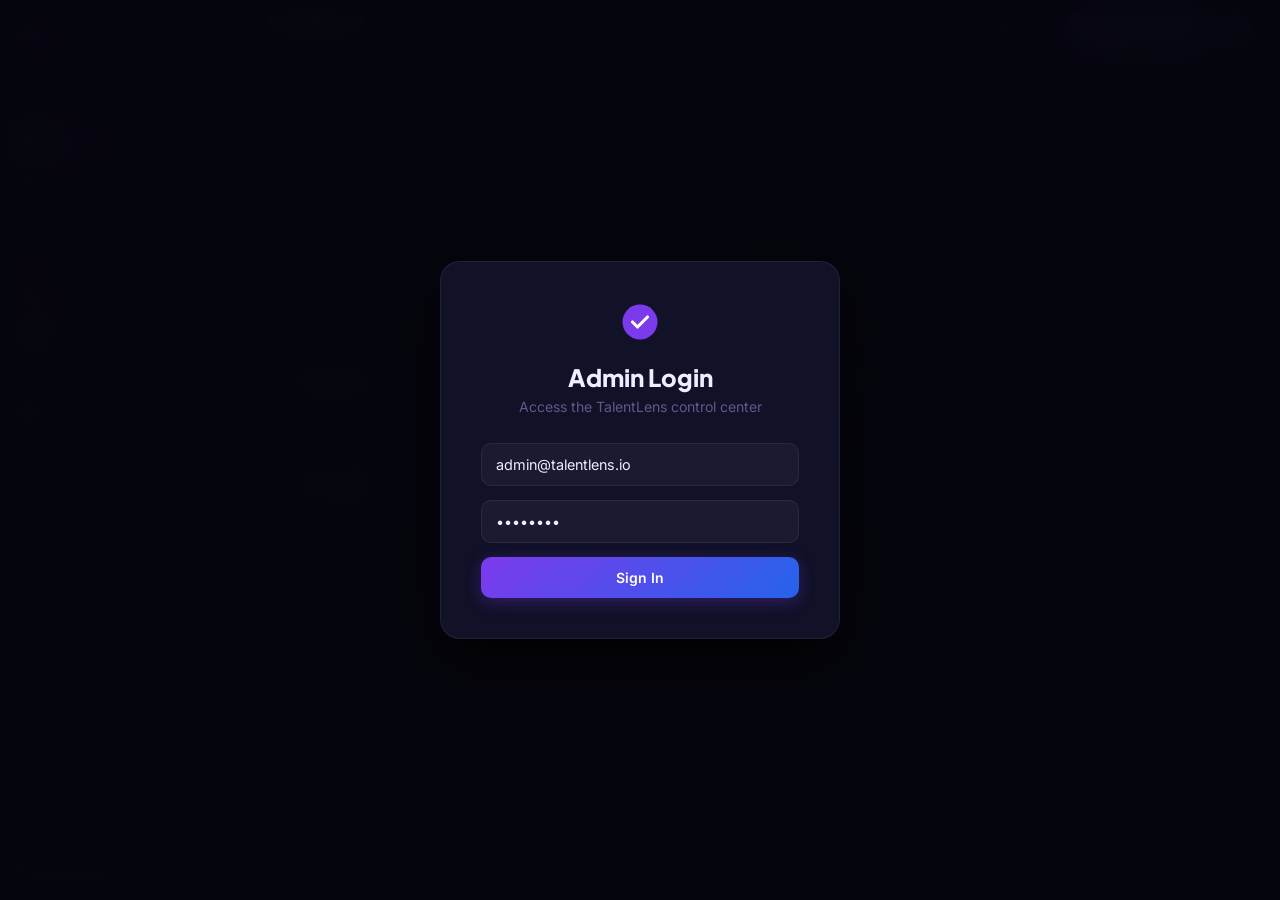
<file: frontend/admin/index.html>
<!DOCTYPE html>
<html lang="en">
<head>
  <meta charset="UTF-8" />
  <meta name="viewport" content="width=device-width, initial-scale=1.0" />
  <title>TalentLens Admin — Pipeline Control Center</title>
  <meta name="description" content="Admin dashboard for monitoring and controlling the TalentLens job intelligence pipeline." />
  <link rel="preconnect" href="https://fonts.googleapis.com" />
  <link href="https://fonts.googleapis.com/css2?family=Inter:wght@300;400;500;600;700;800&family=Plus+Jakarta+Sans:wght@700;800&family=JetBrains+Mono:wght@400;500&display=swap" rel="stylesheet" />
  <link rel="stylesheet" href="style.css" />
</head>
<body>

<!-- SIDEBAR -->
<aside class="sidebar" id="sidebar">
  <div class="sidebar-brand">
    <svg viewBox="0 0 32 32" fill="none" width="28"><circle cx="16" cy="16" r="14" fill="url(#lg)"/><path d="M10 16l4 4 8-8" stroke="#fff" stroke-width="2.5" stroke-linecap="round" stroke-linejoin="round"/><defs><linearGradient id="lg" x1="2" y1="2" x2="30" y2="30"><stop stop-color="#7C3AED"/><stop offset="1" stop-color="#2563EB"/></linearGradient></defs></svg>
    <div><div class="brand-name">TalentLens</div><div class="brand-sub">Admin Console</div></div>
  </div>

  <nav class="sidebar-nav">
    <div class="nav-group-label">Overview</div>
    <a href="#" class="nav-item active" id="nav-overview" onclick="showPage('overview', this)">
      <span class="nav-icon">📊</span> Dashboard
    </a>
    <a href="#" class="nav-item" id="nav-pipeline" onclick="showPage('pipeline', this)">
      <span class="nav-icon">⚙️</span> Pipeline
    </a>

    <div class="nav-group-label">Content</div>
    <a href="#" class="nav-item" id="nav-jobs" onclick="showPage('jobs', this)">
      <span class="nav-icon">💼</span> Jobs
    </a>
    <a href="#" class="nav-item" id="nav-scam" onclick="showPage('scam', this)">
      <span class="nav-icon">🚨</span> Scam Reports
      <span class="nav-badge" id="scam-badge">—</span>
    </a>
    <a href="#" class="nav-item" id="nav-companies" onclick="showPage('companies', this)">
      <span class="nav-icon">🏢</span> Companies
    </a>

    <div class="nav-group-label">System</div>
    <a href="#" class="nav-item" id="nav-users" onclick="showPage('users', this)">
      <span class="nav-icon">👥</span> Users
    </a>
    <a href="#" class="nav-item" id="nav-settings" onclick="showPage('settings', this)">
      <span class="nav-icon">⚙️</span> Settings
    </a>
  </nav>

  <div class="sidebar-footer">
    <div class="status-indicator" id="status-indicator">
      <div class="status-dot" id="status-dot"></div>
      <div><div class="status-label">API Status</div><div class="status-value" id="status-value">Checking…</div></div>
    </div>
  </div>
</aside>

<!-- MAIN -->
<main class="main-content" id="main-content">

  <!-- Top Bar -->
  <header class="topbar">
    <div class="topbar-left">
      <h1 class="page-title" id="page-title">Dashboard</h1>
      <div class="breadcrumb" id="breadcrumb">Admin / Dashboard</div>
    </div>
    <div class="topbar-right">
      <div class="live-badge"><div class="live-dot"></div> Live</div>
      <button class="btn btn-primary" id="collect-btn" onclick="triggerCollection()">
        <span class="btn-icon">⚡</span> Collect Now
      </button>
      <div class="admin-avatar" id="admin-avatar" onclick="logout()" title="Click to Sign Out" style="cursor:pointer">A</div>
    </div>
  </header>

  <!-- LOGIN OVERLAY -->
  <div class="login-overlay" id="login-overlay">
    <div class="login-card">
      <div class="login-logo">
        <svg viewBox="0 0 32 32" fill="none" width="40"><circle cx="16" cy="16" r="14" fill="url(#lo)"/><path d="M10 16l4 4 8-8" stroke="#fff" stroke-width="2.5" stroke-linecap="round" stroke-linejoin="round"/><defs><linearGradient id="lo" x1="2" y1="2" x2="30" y2="30"><stop stop-color="#7C3AED"/><stop offset="1" stop-color="#2563EB"/></linearGradient></defs></svg>
      </div>
      <h2>Admin Login</h2>
      <p>Access the TalentLens control center</p>
      <form onsubmit="doLogin(event)" class="login-form">
        <input type="email" id="adm-email" value="admin@talentlens.io" placeholder="admin@talentlens.io" required class="login-input" />
        <input type="password" id="adm-pass" value="admin123" placeholder="Password" required class="login-input" />
        <div class="login-error hidden" id="login-error"></div>
        <button type="submit" class="btn btn-primary btn-full" id="login-btn">Sign In</button>
      </form>
    </div>
  </div>

  <!-- ─── OVERVIEW PAGE ─── -->
  <div class="page active" id="page-overview">
    <div class="kpi-grid" id="kpi-grid">
      <div class="kpi-skeleton"></div><div class="kpi-skeleton"></div>
      <div class="kpi-skeleton"></div><div class="kpi-skeleton"></div>
      <div class="kpi-skeleton"></div><div class="kpi-skeleton"></div>
    </div>

    <div class="charts-row">
      <div class="chart-card">
        <div class="chart-header"><h3>Pipeline Flow</h3><span class="chart-meta" id="pipeline-updated"></span></div>
        <div class="pipeline-flow" id="pipeline-flow"></div>
      </div>
      <div class="chart-card">
        <div class="chart-header"><h3>Processing Speed</h3><span class="chart-meta">Avg ms per agent</span></div>
        <div id="speed-chart"></div>
      </div>
    </div>

    <div class="charts-row">
      <div class="chart-card">
        <div class="chart-header"><h3>Recent Activity</h3></div>
        <div id="activity-feed"></div>
      </div>
      <div class="chart-card">
        <div class="chart-header"><h3>Top Sources</h3></div>
        <div id="source-chart"></div>
      </div>
    </div>
  </div>

  <!-- ─── PIPELINE PAGE ─── -->
  <div class="page" id="page-pipeline">
    <div class="section-controls">
      <div class="control-card">
        <h3>Manual Collection Trigger</h3>
        <p class="control-desc">Force an immediate collection run across all sources</p>
        <div class="tag-group" id="source-tags">
          <label class="tag-toggle active" data-source="adzuna"><input type="checkbox" checked hidden> Adzuna</label>
          <label class="tag-toggle active" data-source="greenhouse"><input type="checkbox" checked hidden> Greenhouse</label>
          <label class="tag-toggle active" data-source="indeed"><input type="checkbox" checked hidden> Indeed</label>
          <label class="tag-toggle active" data-source="rss"><input type="checkbox" checked hidden> RSS</label>
        </div>
        <button class="btn btn-primary" onclick="triggerCollection()"><span>⚡</span> Trigger Collection</button>
      </div>
    </div>

    <div class="chart-card">
      <div class="chart-header"><h3>Pipeline Event Log</h3>
        <select class="mini-select" onchange="loadPipelineLog(this.value)">
          <option value="6">Last 6h</option>
          <option value="24" selected>Last 24h</option>
          <option value="48">Last 48h</option>
          <option value="168">Last Week</option>
        </select>
      </div>
      <div id="pipeline-log"></div>
    </div>
  </div>

  <!-- ─── JOBS PAGE ─── -->
  <div class="page" id="page-jobs">
    <div class="toolbar">
      <input type="text" id="jobs-search" placeholder="Search jobs…" class="search-input-sm" oninput="filterJobsTable(this.value)" />
      <select class="mini-select" id="job-status-filter" onchange="loadJobsTable()">
        <option value="published">Published</option>
        <option value="rejected">Rejected</option>
        <option value="raw">Raw</option>
        <option value="">All</option>
      </select>
    </div>
    <div class="data-table-wrap">
      <table class="data-table" id="jobs-table">
        <thead><tr><th>Title</th><th>Company</th><th>Source</th><th>Status</th><th>Quality</th><th>Scam Risk</th><th>Actions</th></tr></thead>
        <tbody id="jobs-tbody"><tr><td colspan="7" class="loading-row"><div class="loading-spinner"></div></td></tr></tbody>
      </table>
    </div>
    <div class="table-pagination" id="jobs-pagination"></div>
  </div>

  <!-- ─── SCAM REPORTS PAGE ─── -->
  <div class="page" id="page-scam">
    <div class="toolbar">
      <label class="filter-label-sm">Min probability:</label>
      <input type="range" min="0" max="1" step="0.1" value="0.4" id="scam-threshold" oninput="onScamThreshold(this.value)" class="range-sm" />
      <span id="scam-threshold-val">0.4</span>
    </div>
    <div class="data-table-wrap">
      <table class="data-table" id="scam-table">
        <thead><tr><th>Job Title</th><th>Company</th><th>Source</th><th>Risk Score</th><th>Rules Triggered</th><th>Status</th><th>Actions</th></tr></thead>
        <tbody id="scam-tbody"><tr><td colspan="7" class="loading-row"><div class="loading-spinner"></div></td></tr></tbody>
      </table>
    </div>
  </div>

  <!-- ─── USERS PAGE ─── -->
  <div class="page" id="page-users">
    <div class="toolbar">
      <input type="text" placeholder="Search users…" class="search-input-sm" oninput="searchUsers(this.value)" />
    </div>
    <div class="data-table-wrap">
      <table class="data-table">
        <thead><tr><th>Name</th><th>Email</th><th>Role</th><th>Active</th><th>Joined</th><th>Actions</th></tr></thead>
        <tbody id="users-tbody"><tr><td colspan="6" class="loading-row"><div class="loading-spinner"></div></td></tr></tbody>
      </table>
    </div>
    <div class="table-pagination" id="users-pagination"></div>
  </div>

  <!-- ─── COMPANIES PAGE ─── -->
  <div class="page" id="page-companies">
    <div class="data-table-wrap">
      <table class="data-table">
        <thead><tr><th>Company</th><th>Trust Score</th><th>Active Jobs</th><th>Scam Reports</th><th>Verified</th></tr></thead>
        <tbody id="companies-tbody"><tr><td colspan="5" class="loading-row"><div class="loading-spinner"></div></td></tr></tbody>
      </table>
    </div>
  </div>

  <!-- ─── SETTINGS PAGE ─── -->
  <div class="page" id="page-settings">
    <div class="settings-grid">
      <div class="settings-card">
        <h3>Pipeline Configuration</h3>
        <div class="setting-item">
          <label>Collection Interval (hours)</label>
          <input type="number" value="6" min="1" max="24" class="setting-input" />
        </div>
        <div class="setting-item">
          <label>Scam Rejection Threshold</label>
          <input type="range" min="0" max="1" step="0.05" value="0.6" class="setting-input" />
        </div>
        <div class="setting-item">
          <label>Max Jobs per Source</label>
          <input type="number" value="500" min="50" max="5000" class="setting-input" />
        </div>
        <button class="btn btn-primary" onclick="showToast('Settings saved ✓', 'success')">Save Changes</button>
      </div>
      <div class="settings-card">
        <h3>API Keys</h3>
        <div class="setting-item">
          <label>Adzuna App ID</label>
          <input type="text" placeholder="••••••••" class="setting-input" />
        </div>
        <div class="setting-item">
          <label>Adzuna API Key</label>
          <input type="password" placeholder="••••••••" class="setting-input" />
        </div>
        <div class="setting-item">
          <label>OpenAI API Key</label>
          <input type="password" placeholder="sk-••••••••" class="setting-input" />
        </div>
        <div class="setting-item">
          <label>Anthropic API Key</label>
          <input type="password" placeholder="sk-ant-••••••••" class="setting-input" />
        </div>
        <button class="btn btn-primary" onclick="showToast('API keys saved ✓', 'success')">Save Keys</button>
      </div>
    </div>
  </div>

</main>

<!-- Toast -->
<div class="toast-container" id="toast-container"></div>

<!-- Collect Modal -->
<div class="modal-overlay hidden" id="collect-modal">
  <div class="modal-card">
    <h3>⚡ Collection Triggered</h3>
    <p id="collect-result"></p>
    <button class="btn btn-primary" onclick="document.getElementById('collect-modal').classList.add('hidden')">Close</button>
  </div>
</div>

<script src="app.js"></script>
</body>
</html>
</file>
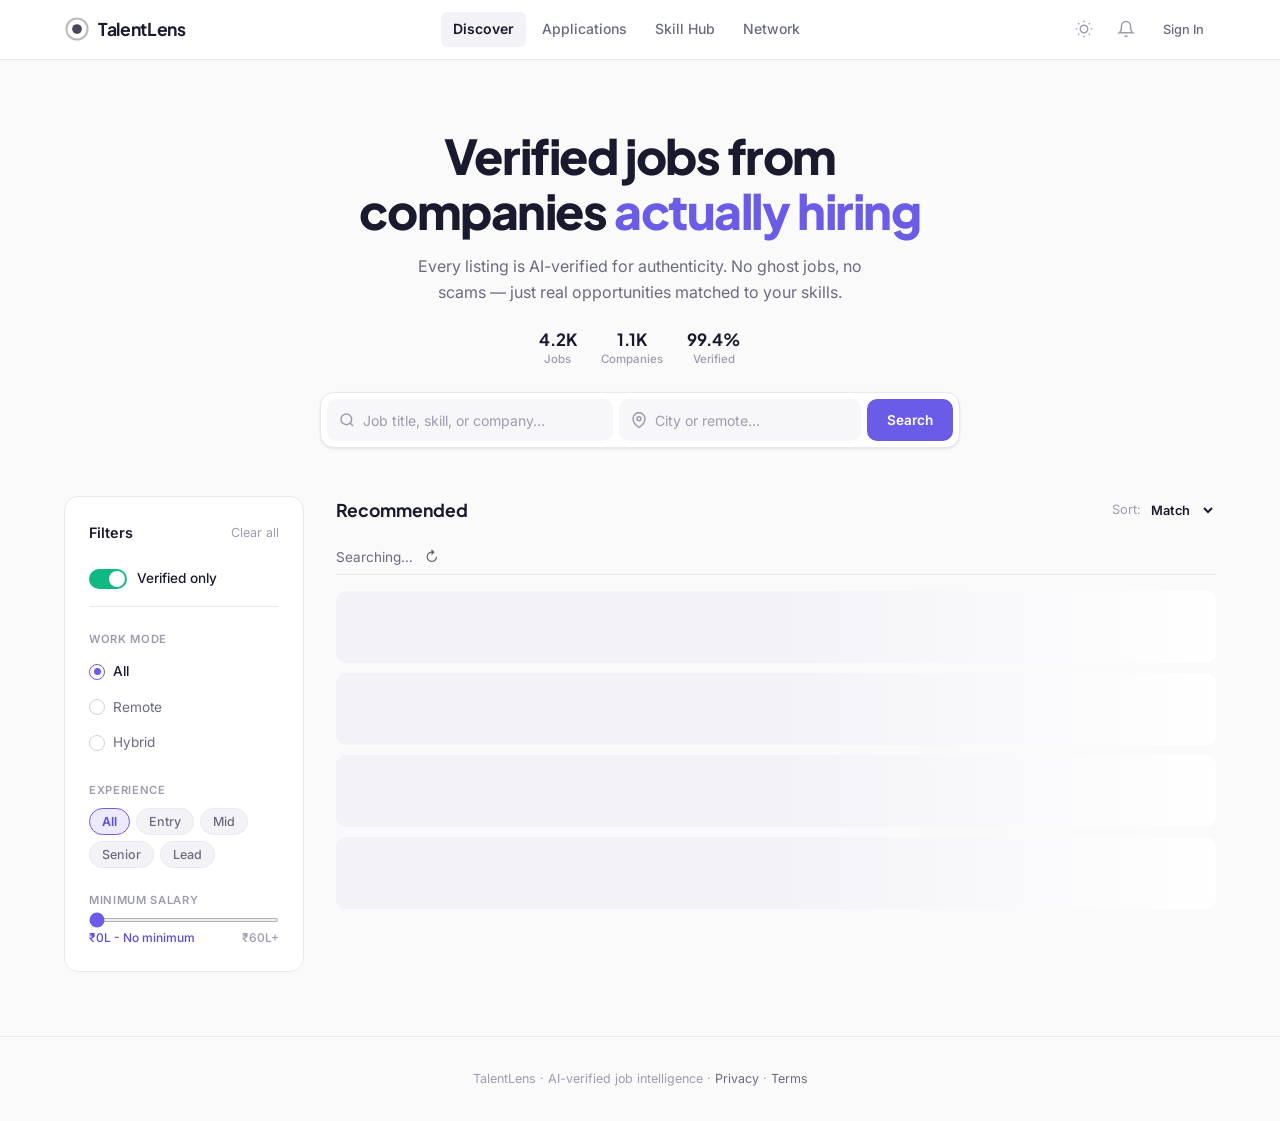
<file: frontend/jobboard/index.html>
<!DOCTYPE html>
<html lang="en" data-theme="light">
<head>
  <meta charset="UTF-8" />
  <meta name="viewport" content="width=device-width, initial-scale=1.0" />
  <title>TalentLens — Verified Jobs, Zero Noise</title>
  <meta name="description" content="Discover verified, scam-free jobs with AI-powered matching. TalentLens aggregates thousands of jobs, detects fraud, and matches you to your perfect role." />
  <meta property="og:title" content="TalentLens — Verified Jobs, Zero Noise" />
  <meta property="og:description" content="AI-verified job listings from top companies. No ghost jobs, no scams." />
  <link rel="preconnect" href="https://fonts.googleapis.com" />
  <link rel="preconnect" href="https://fonts.gstatic.com" crossorigin />
  <link href="https://fonts.googleapis.com/css2?family=Inter:wght@300;400;500;600;700&family=Plus+Jakarta+Sans:wght@600;700;800&display=swap" rel="stylesheet" />
  <link rel="stylesheet" href="style.css" />
</head>
<body>

<!-- ─── NAVBAR ──────────────────────────────────────────────── -->
<nav class="navbar" id="navbar">
  <div class="nav-inner">
    <a href="#" class="nav-logo" id="nav-logo" onclick="showSection('discover')">
      <div class="logo-icon">
        <svg viewBox="0 0 32 32" fill="none" width="26" height="26">
          <circle cx="16" cy="16" r="13" stroke="currentColor" stroke-width="2.5" opacity="0.3" />
          <circle cx="16" cy="16" r="6" fill="currentColor" opacity="0.8" />
        </svg>
      </div>
      <span class="logo-text">TalentLens</span>
    </a>

    <div class="nav-links">
      <a href="#" class="nav-link active" id="nav-discover" onclick="showSection('discover')">Discover</a>
      <a href="#" class="nav-link" id="nav-applications" onclick="showSection('saved')">Applications</a>
      <a href="#" class="nav-link" id="nav-skillhub" onclick="showSection('resume')">Skill Hub</a>
      <a href="#" class="nav-link" id="nav-network" onclick="showSection('analytics')">Network</a>
    </div>

    <div class="nav-actions">
      <button class="theme-toggle" id="theme-toggle" onclick="toggleTheme()" title="Toggle theme">
        <svg class="icon-sun" viewBox="0 0 24 24" fill="none" stroke="currentColor" stroke-width="2" width="18" height="18">
          <circle cx="12" cy="12" r="5"></circle>
          <line x1="12" y1="1" x2="12" y2="3"></line>
          <line x1="12" y1="21" x2="12" y2="23"></line>
          <line x1="4.22" y1="4.22" x2="5.64" y2="5.64"></line>
          <line x1="18.36" y1="18.36" x2="19.78" y2="19.78"></line>
          <line x1="1" y1="12" x2="3" y2="12"></line>
          <line x1="21" y1="12" x2="23" y2="12"></line>
          <line x1="4.22" y1="19.78" x2="5.64" y2="18.36"></line>
          <line x1="18.36" y1="5.64" x2="19.78" y2="4.22"></line>
        </svg>
        <svg class="icon-moon" viewBox="0 0 24 24" fill="none" stroke="currentColor" stroke-width="2" width="18" height="18">
          <path d="M21 12.79A9 9 0 1 1 11.21 3 7 7 0 0 0 21 12.79z"></path>
        </svg>
      </button>

      <button class="nav-icon-btn" id="btn-notif-nav" onclick="showSection('notifications')" title="Notifications">
        <svg viewBox="0 0 24 24" fill="none" stroke="currentColor" stroke-width="2" width="18" height="18">
          <path d="M18 8A6 6 0 0 0 6 8c0 7-3 9-3 9h18s-3-2-3-9"></path>
          <path d="M13.73 21a2 2 0 0 1-3.46 0"></path>
        </svg>
        <span class="notif-dot hidden" id="notif-dot"></span>
      </button>

      <button class="btn btn-ghost btn-sm" id="btn-login" onclick="openLoginModal()">Sign In</button>

      <div class="user-menu hidden" id="user-menu">
        <button class="avatar-btn" id="avatar-btn" onclick="toggleUserDropdown()">
          <div class="avatar" id="user-avatar">U</div>
        </button>
        <div class="user-dropdown hidden" id="user-dropdown">
          <div class="dropdown-header" id="dropdown-email"></div>
          <a href="#" class="dropdown-item" onclick="showSection('resume')">Skill Hub</a>
          <a href="#" class="dropdown-item" onclick="showSection('saved')">Applications</a>
          <a href="#" class="dropdown-item" onclick="showSection('notifications')">Notifications <span class="badge" id="notif-badge">0</span></a>
          <div class="dropdown-divider"></div>
          <a href="#" class="dropdown-item danger" onclick="logout()">Sign Out</a>
        </div>
      </div>

      <!-- Hamburger (mobile) -->
      <button class="nav-hamburger" id="nav-hamburger" onclick="toggleMobileNav()" aria-label="Menu">
        <span></span><span></span><span></span>
      </button>
    </div>
  </div>
</nav>

<!-- Mobile Nav Drawer -->
<div class="mobile-nav-drawer" id="mobile-nav-drawer">
  <a href="#" class="mobile-nav-link active" onclick="showSection('discover'); closeMobileNav()">Discover</a>
  <a href="#" class="mobile-nav-link" onclick="showSection('saved'); closeMobileNav()">Applications</a>
  <a href="#" class="mobile-nav-link" onclick="showSection('resume'); closeMobileNav()">Skill Hub</a>
  <a href="#" class="mobile-nav-link" onclick="showSection('analytics'); closeMobileNav()">Network</a>
  <div class="mobile-nav-divider"></div>
  <div class="mobile-nav-actions">
    <button class="btn btn-primary btn-full" onclick="openLoginModal(); closeMobileNav()">Sign In</button>
  </div>
</div>

<!-- ─── MAIN ───────────────────────────────────────────────── -->
<main class="main-page" id="main-page">

  <!-- ─── DISCOVER SECTION ──────────────────────────────────── -->
  <div class="page-section" id="section-discover">

    <!-- Hero -->
    <section class="hero-banner">
      <div class="hero-split-grid">
        <div class="hero-text-col">
          <h1 class="hero-headline">
            Verified jobs from<br />
            companies <span class="accent-violet">actually hiring</span>
          </h1>
          <p class="hero-description">
            Every listing is AI-verified for authenticity. No ghost jobs, no scams — just real opportunities matched to your skills.
          </p>
          <div class="hero-stats-row">
            <div class="stat-pill-box">
              <div class="stat-meta">
                <span class="stat-bold" id="stat-jobs">4.2K</span>
                <span class="stat-sub">Jobs</span>
              </div>
            </div>
            <div class="stat-pill-box">
              <div class="stat-meta">
                <span class="stat-bold" id="stat-companies">1.1K</span>
                <span class="stat-sub">Companies</span>
              </div>
            </div>
            <div class="stat-pill-box">
              <div class="stat-meta">
                <span class="stat-bold" id="stat-verified">99.4%</span>
                <span class="stat-sub">Verified</span>
              </div>
            </div>
          </div>
        </div>

        <!-- Search Bar -->
        <div class="hero-search-col">
          <div class="search-bar-unified" id="search-bar-unified">
            <div class="search-input-field">
              <svg class="field-icon" viewBox="0 0 24 24" fill="none" stroke="currentColor" stroke-width="2.2">
                <circle cx="11" cy="11" r="8"></circle>
                <line x1="21" y1="21" x2="16.65" y2="16.65"></line>
              </svg>
              <input type="text" id="hero-search" placeholder="Job title, skill, or company…" autocomplete="off" />
              <button class="clear-search-btn hidden" id="clear-search" onclick="clearSearch()" aria-label="Clear search">×</button>
              <div class="autocomplete-dropdown hidden" id="autocomplete"></div>
            </div>
            <div class="search-input-field location-field">
              <svg class="field-icon" viewBox="0 0 24 24" fill="none" stroke="currentColor" stroke-width="2.2">
                <path d="M21 10c0 7-9 13-9 13s-9-6-9-13a9 9 0 0 1 18 0z"></path>
                <circle cx="12" cy="10" r="3"></circle>
              </svg>
              <input type="text" id="hero-location" placeholder="City or remote…" />
            </div>
            <button class="btn-search-action" id="btn-search" onclick="performSearch()">
              Search
            </button>
          </div>
        </div>
      </div>
    </section>

    <!-- ─── Filters + Job Listings ──────────────────────────── -->
    <div class="discover-content-layout">

      <!-- Filters Sidebar -->
      <aside class="filters-card" id="filters-card">
        <div class="filters-card-header">
          <h3>Filters</h3>
          <button class="btn-clear-filters" onclick="clearFilters()">Clear all</button>
        </div>

        <div class="filters-body open" id="filters-body">
          <!-- Verified Toggle -->
          <div class="filter-switch-row">
            <label class="switch-control">
              <input type="checkbox" id="filter-verified-checkbox" checked onchange="toggleVerifiedFilter(this.checked)" />
              <span class="switch-track"><span class="switch-thumb"></span></span>
            </label>
            <span class="switch-label">Verified only</span>
          </div>

          <!-- Work Mode -->
          <div class="filter-section">
            <label class="filter-section-title">Work mode</label>
            <div class="custom-radio-group">
              <label class="radio-option">
                <input type="radio" name="work_mode" value="" checked onchange="setWorkModeFilter('')" />
                <span class="radio-circle"></span>
                <span class="radio-text">All</span>
              </label>
              <label class="radio-option">
                <input type="radio" name="work_mode" value="remote" onchange="setWorkModeFilter('remote')" />
                <span class="radio-circle"></span>
                <span class="radio-text">Remote</span>
              </label>
              <label class="radio-option">
                <input type="radio" name="work_mode" value="hybrid" onchange="setWorkModeFilter('hybrid')" />
                <span class="radio-circle"></span>
                <span class="radio-text">Hybrid</span>
              </label>
            </div>
          </div>

          <!-- Experience -->
          <div class="filter-section">
            <label class="filter-section-title">Experience</label>
            <div class="experience-chips-grid">
              <button class="exp-chip active" data-exp="" onclick="setExperienceChip(this, '')">All</button>
              <button class="exp-chip" data-exp="entry" onclick="setExperienceChip(this, 'entry')">Entry</button>
              <button class="exp-chip" data-exp="mid" onclick="setExperienceChip(this, 'mid')">Mid</button>
              <button class="exp-chip" data-exp="senior" onclick="setExperienceChip(this, 'senior')">Senior</button>
              <button class="exp-chip" data-exp="lead" onclick="setExperienceChip(this, 'lead')">Lead</button>
            </div>
          </div>

          <!-- Salary -->
          <div class="filter-section">
            <label class="filter-section-title">Minimum salary</label>
            <div class="salary-slider-container">
              <input type="range" id="salary-range" min="0" max="60" step="5" value="10" oninput="onSalarySlider(this.value)" class="custom-range-slider" />
              <div class="salary-range-labels">
                <span id="salary-min-label">₹10L</span>
                <span id="salary-max-label">₹60L+</span>
              </div>
            </div>
          </div>
        </div>
      </aside>

      <!-- Job Listings -->
      <section class="matches-main-col">
        <div class="matches-header-row">
          <h2 class="matches-title">Recommended</h2>
          <div class="sort-selector-wrap">
            <span class="sort-prefix">Sort:</span>
            <select class="sort-dropdown" id="sort-select" onchange="onSortChange()">
              <option value="quality_score">Match</option>
              <option value="posted_at">Newest</option>
              <option value="salary_max">Salary</option>
            </select>
          </div>
        </div>

         <!-- Results Status -->
          <div class="results-status hidden" id="results-status">
            <span class="results-status-text" id="results-status-text"></span>
            <button class="results-refresh hidden" id="results-refresh" onclick="refreshResults()" aria-label="Refresh results">↻</button>
          </div>

         <!-- Jobs Container -->
         <div class="jobs-cards-grid" id="jobs-grid">
           <div class="job-skeleton"></div>
           <div class="job-skeleton"></div>
           <div class="job-skeleton"></div>
         </div>

        <!-- Empty State -->
        <div class="empty-state hidden" id="empty-state">
          <div class="empty-icon">🔍</div>
          <h3 id="empty-state-title">No matching jobs found</h3>
          <p id="empty-state-desc">Try broadening your search or clearing filters.</p>
          <div id="empty-state-suggestions" class="suggestions-row"></div>
          <button class="btn btn-primary" onclick="clearFilters(); performSearch()">Reset Filters</button>
        </div>

        <!-- Load More -->
        <div class="load-more-wrap" id="load-more-wrap">
          <button class="btn-load-more" id="btn-load-more" onclick="loadMoreJobs()">Load More</button>
        </div>

        <div class="pagination hidden" id="pagination"></div>
      </section>
    </div>
  </div>

  <!-- ─── BACK TO TOP ───────────────────────────────────────── -->
  <button class="back-to-top hidden" id="back-to-top" onclick="scrollToTop()">
    ↑
  </button>

  <!-- ─── SKILL HUB / RESUME SECTION ───────────────────────── -->
  <div class="page-section hidden" id="section-resume">
    <div class="resume-section-inner">
      <div class="resume-hero-header">
        <div class="section-badge">AI-Powered</div>
        <h2>Skill Hub · <span class="accent-violet">Resume Matcher</span></h2>
        <p>Analyze your profile against live verified job postings to discover real compatibility.</p>
      </div>

      <!-- Steps -->
      <div class="step-indicator" id="step-indicator">
        <div class="step-item active" id="step-1"><div class="step-circle">1</div><div class="step-label">Upload</div></div>
        <div class="step-connector" id="conn-1"></div>
        <div class="step-item" id="step-2"><div class="step-circle">2</div><div class="step-label">Profile</div></div>
        <div class="step-connector" id="conn-2"></div>
        <div class="step-item" id="step-3"><div class="step-circle">3</div><div class="step-label">Matches</div></div>
        <div class="step-connector" id="conn-3"></div>
        <div class="step-item" id="step-4"><div class="step-circle">4</div><div class="step-label">Gap</div></div>
      </div>

      <!-- Upload Zone -->
      <div id="resume-step-upload">
        <div class="upload-zone-wrapper">
          <div class="upload-zone" id="upload-zone" onclick="document.getElementById('resume-file-input').click()" ondragover="handleDragOver(event)" ondragleave="handleDragLeave(event)" ondrop="handleDrop(event)">
            <div class="upload-icon-wrap">📄</div>
            <div class="upload-title">Drop your resume here</div>
            <div class="upload-sub">or click to browse</div>
            <div class="upload-formats">
              <span class="format-chip">PDF</span>
              <span class="format-chip">DOCX</span>
              <span class="format-chip">TXT</span>
              <span class="format-chip">Max 10MB</span>
            </div>
          </div>
          <input type="file" id="resume-file-input" accept=".pdf,.docx,.doc,.txt" onchange="handleFileSelect(event)" style="display:none" />

          <div class="paste-resume-box hidden" id="paste-resume-box">
            <label class="filter-section-title">Paste resume text</label>
            <textarea id="paste-resume-text" rows="6" placeholder="Paste your resume content here…" class="form-input"></textarea>
            <div style="display:flex;justify-content:flex-end;gap:8px;margin-top:12px">
              <button type="button" class="btn btn-ghost" onclick="togglePasteResumeArea()">Cancel</button>
              <button type="button" class="btn btn-primary" onclick="submitPastedResume()">Analyze</button>
            </div>
          </div>

          <div style="margin-top:16px;display:flex;justify-content:center;gap:8px">
            <button type="button" class="btn btn-ghost btn-sm" onclick="togglePasteResumeArea()">Paste text</button>
            <button type="button" class="btn btn-ghost btn-sm" onclick="loadSampleResumeDemo()">Try demo</button>
          </div>

          <div class="upload-progress-wrap hidden" id="upload-progress">
            <div class="progress-status">
              <div class="progress-spinner"></div>
              <div class="progress-text"><strong id="progress-label">Uploading…</strong></div>
            </div>
            <div class="progress-bar-track"><div class="progress-bar-fill" id="progress-bar"></div></div>
          </div>
        </div>
      </div>

      <!-- Profile Preview -->
      <div id="resume-step-profile" class="hidden">
        <div class="profile-preview-card" id="profile-preview-card"></div>
      </div>

      <!-- Recs Grid -->
      <div id="resume-step-recs" class="hidden">
        <div class="rec-section-header">
          <div class="rec-section-title">Your Matched Jobs</div>
          <div class="rec-count-badge" id="rec-count-badge">Loading…</div>
        </div>
        <div class="rec-grid" id="rec-grid"></div>
      </div>

      <!-- Skill Gap -->
      <div id="resume-step-gap" class="hidden">
        <div class="skill-gap-panel" id="skill-gap-panel"></div>
      </div>
    </div>
  </div>

  <!-- ─── NETWORK / INSIGHTS ───────────────────────────────── -->
  <div class="page-section hidden" id="section-analytics">
    <div class="container">
      <div class="section-header">
        <h2>Network & Market Intelligence</h2>
        <p>Real-time salary benchmarks, in-demand skills, and remote work distribution</p>
      </div>
      <div class="analytics-grid" id="analytics-grid">
        <div class="analytics-skeleton"></div>
        <div class="analytics-skeleton"></div>
        <div class="analytics-skeleton"></div>
      </div>
    </div>
  </div>

  <!-- ─── APPLICATIONS / SAVED ─────────────────────────────── -->
  <div class="page-section hidden" id="section-saved">
    <div class="container">
      <div class="section-header">
        <h2>Your Saved Jobs</h2>
        <p id="saved-jobs-count">Jobs you've bookmarked — click to view details</p>
        <button class="btn btn-ghost btn-small hidden" id="clear-saved-btn" onclick="clearAllSavedJobs()">Clear all saved</button>
      </div>
      <div id="saved-searches-list"><div class="loading-spinner"></div></div>
    </div>
  </div>

  <!-- ─── NOTIFICATIONS ────────────────────────────────────── -->
  <div class="page-section hidden" id="section-notifications">
    <div class="container">
      <div class="section-header" style="display:flex;justify-content:space-between;align-items:center">
        <div>
          <h2>Notifications</h2>
          <p>Real-time updates on matching job postings</p>
        </div>
        <button class="btn btn-ghost" onclick="markAllRead()">Mark all read</button>
      </div>
      <div id="notifications-list"><div class="loading-spinner"></div></div>
    </div>
  </div>

</main>

<!-- ─── FOOTER ─────────────────────────────────────────────── -->
<footer class="site-footer">
  <p>TalentLens · AI-verified job intelligence · <a href="#">Privacy</a> · <a href="#">Terms</a></p>
</footer>

<!-- ─── JOB DETAIL DRAWER ──────────────────────────────────── -->
<div class="drawer-overlay hidden" id="drawer-overlay" onclick="closeDrawer()"></div>
<div class="job-drawer hidden" id="job-drawer">
  <div class="drawer-inner" id="drawer-content">
    <div class="loading-spinner"></div>
  </div>
</div>

<!-- ─── AUTH MODALS ────────────────────────────────────────── -->
<div class="modal-overlay hidden" id="modal-overlay"></div>

<div class="modal hidden" id="modal-login">
  <button class="modal-close" onclick="closeModal()">×</button>
  <div class="modal-header">
    <h2>Welcome back</h2>
    <p>Sign in to access your applications and alerts</p>
  </div>
  <form onsubmit="submitLogin(event)" class="modal-form">
    <div class="form-group">
      <label>Email</label>
      <input type="email" id="login-email" placeholder="you@example.com" required class="form-input" />
    </div>
    <div class="form-group">
      <label>Password</label>
      <input type="password" id="login-password" placeholder="••••••••" required class="form-input" />
    </div>
    <div class="form-error hidden" id="login-error"></div>
    <button type="submit" class="btn btn-primary btn-full" id="login-submit">Sign In</button>
    <p class="modal-switch">No account? <a href="#" onclick="switchToRegister()">Create one</a></p>
  </form>
</div>

<div class="modal hidden" id="modal-register">
  <button class="modal-close" onclick="closeModal()">×</button>
  <div class="modal-header">
    <h2>Create account</h2>
    <p>Get instant verified match alerts</p>
  </div>
  <form onsubmit="submitRegister(event)" class="modal-form">
    <div class="form-group">
      <label>Full Name</label>
      <input type="text" id="reg-name" placeholder="Your name" required class="form-input" />
    </div>
    <div class="form-group">
      <label>Email</label>
      <input type="email" id="reg-email" placeholder="you@example.com" required class="form-input" />
    </div>
    <div class="form-group">
      <label>Password</label>
      <input type="password" id="reg-password" placeholder="Min. 8 characters" required minlength="8" class="form-input" />
    </div>
    <div class="form-error hidden" id="reg-error"></div>
    <button type="submit" class="btn btn-primary btn-full" id="reg-submit">Create Account</button>
    <p class="modal-switch">Have an account? <a href="#" onclick="switchToLogin()">Sign in</a></p>
  </form>
</div>

<!-- Save Search Modal -->
<div class="modal hidden" id="modal-save-search">
  <button class="modal-close" onclick="closeModal()">×</button>
  <div class="modal-header">
    <h2>Save This Search</h2>
    <p>Get alerts when new matching jobs are posted</p>
  </div>
  <form onsubmit="submitSaveSearch(event)" class="modal-form">
    <div class="form-group">
      <label>Search Name</label>
      <input type="text" id="ss-name" placeholder="e.g. Python Dev in Bangalore" required class="form-input" />
    </div>
    <div class="form-check">
      <input type="checkbox" id="ss-alerts" checked />
      <label for="ss-alerts">Email me new matches</label>
    </div>
    <button type="submit" class="btn btn-primary btn-full">Save Search</button>
  </form>
</div>

<!-- Toast container -->
<div class="toast-container" id="toast-container"></div>

<script src="app.js"></script>
</body>
</html>
</file>
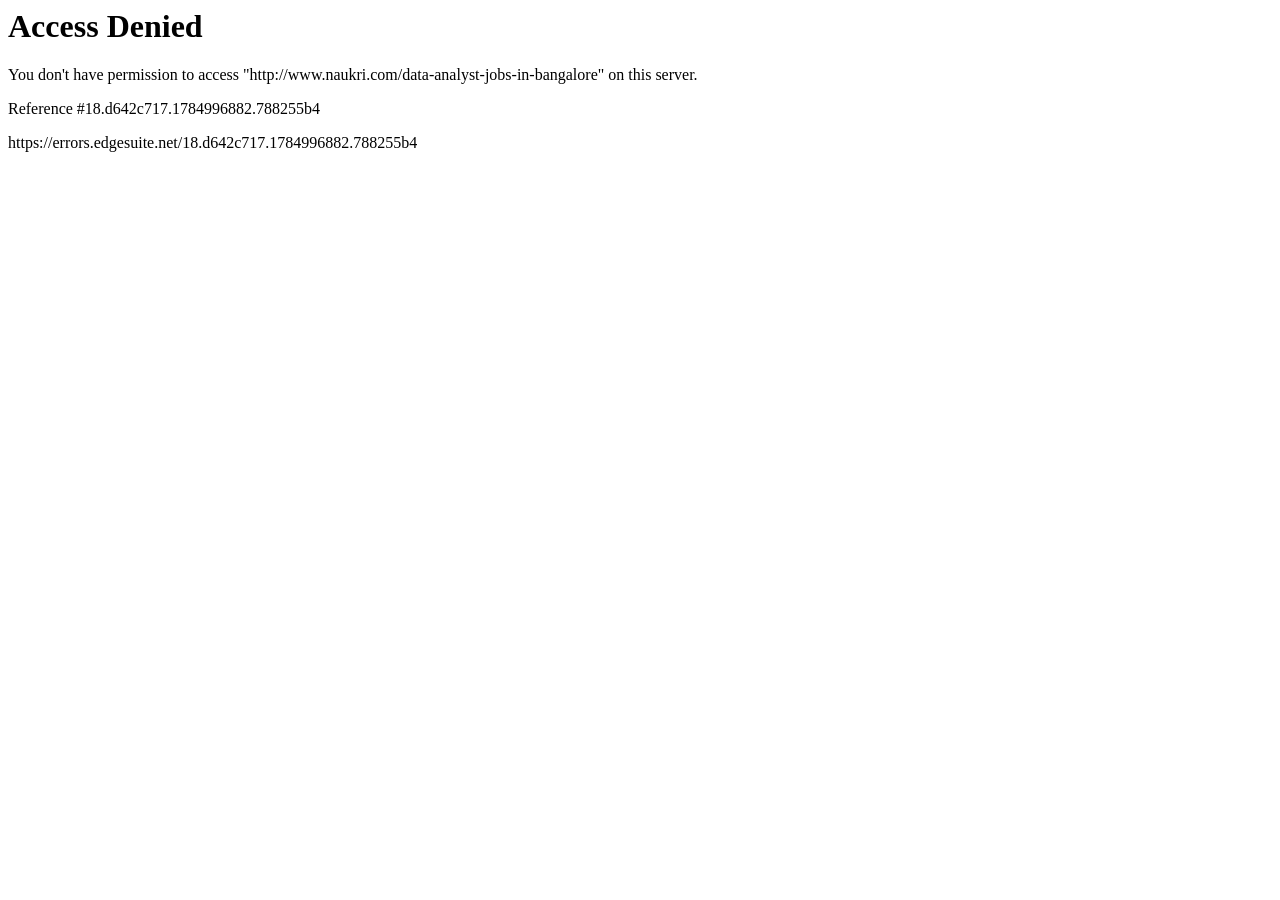
<file: naukri_debug2.html>
<html><head>
<title>Access Denied</title>
</head><body>
<h1>Access Denied</h1>
 
You don't have permission to access "http://www.naukri.com/data-analyst-jobs-in-bangalore" on this server.<p>
Reference #18.d642c717.1784996882.788255b4
</p><p>https://errors.edgesuite.net/18.d642c717.1784996882.788255b4</p>


</body></html>
</file>
<file: frontend/admin/style.css>
/* ═══════════════════════════════════════════════════════════
   TalentLens Admin Console — Design System
   Dark control-center aesthetic • Violet-blue palette
═══════════════════════════════════════════════════════════ */

:root {
  --bg-base:      #06060e;
  --bg-surface:   #0c0c1a;
  --bg-elevated:  #111128;
  --bg-card:      rgba(17,17,40,0.85);
  --bg-glass:     rgba(255,255,255,0.04);
  --bg-glass-h:   rgba(255,255,255,0.07);

  --violet-600:   #6D28D9;
  --violet-500:   #7C3AED;
  --violet-400:   #8B5CF6;
  --violet-300:   #A78BFA;
  --blue-500:     #2563EB;
  --blue-400:     #3B82F6;
  --cyan-400:     #22D3EE;
  --emerald-500:  #10B981;
  --emerald-400:  #34D399;
  --rose-500:     #EF4444;
  --rose-400:     #F87171;
  --amber-400:    #FBBF24;
  --orange-400:   #FB923C;

  --text-primary:  #EEEEFF;
  --text-secondary:#9B97C5;
  --text-muted:    #5E5A8A;

  --border:        rgba(255,255,255,0.07);
  --border-h:      rgba(124,58,237,0.35);

  --gradient-primary: linear-gradient(135deg, #7C3AED, #2563EB);
  --gradient-success: linear-gradient(135deg, #10B981, #059669);
  --gradient-danger:  linear-gradient(135deg, #EF4444, #DC2626);
  --gradient-warn:    linear-gradient(135deg, #F59E0B, #D97706);

  --sidebar-w: 240px;
  --topbar-h:  60px;

  --shadow-sm: 0 2px 8px rgba(0,0,0,0.5);
  --shadow-md: 0 8px 32px rgba(0,0,0,0.6);
  --shadow-lg: 0 20px 60px rgba(0,0,0,0.7);

  --radius-sm: 6px;
  --radius-md: 10px;
  --radius-lg: 14px;
  --radius-xl: 20px;

  --transition: all 0.2s cubic-bezier(0.4,0,0.2,1);
}

/* ─── Reset ─────────────────────────────────────────────────── */
*, *::before, *::after { box-sizing: border-box; margin: 0; padding: 0; }
html { height: 100%; }
body {
  font-family: 'Inter', system-ui, sans-serif;
  background: var(--bg-base);
  color: var(--text-primary);
  min-height: 100vh;
  display: flex;
  overflow-x: hidden;
}
a { color: inherit; text-decoration: none; }
button { cursor: pointer; border: none; background: none; font-family: inherit; }
input, select { font-family: inherit; }
.hidden { display: none !important; }
::-webkit-scrollbar { width: 5px; height: 5px; }
::-webkit-scrollbar-track { background: var(--bg-surface); }
::-webkit-scrollbar-thumb { background: rgba(124,58,237,0.3); border-radius: 3px; }
::-webkit-scrollbar-thumb:hover { background: var(--violet-500); }

/* ─── Layout ────────────────────────────────────────────────── */
.sidebar {
  width: var(--sidebar-w); min-height: 100vh; position: fixed; left: 0; top: 0; bottom: 0;
  background: var(--bg-surface); border-right: 1px solid var(--border);
  display: flex; flex-direction: column; z-index: 50; overflow-y: auto;
}
.main-content {
  margin-left: var(--sidebar-w); flex: 1; min-height: 100vh;
  display: flex; flex-direction: column;
}

/* ─── Sidebar ────────────────────────────────────────────────── */
.sidebar-brand {
  display: flex; align-items: center; gap: 12px; padding: 20px 18px 16px;
  border-bottom: 1px solid var(--border);
}
.brand-name { font-family: 'Plus Jakarta Sans', sans-serif; font-weight: 800; font-size: 1rem; background: var(--gradient-primary); -webkit-background-clip: text; -webkit-text-fill-color: transparent; background-clip: text; }
.brand-sub { font-size: 0.7rem; color: var(--text-muted); font-weight: 500; }

.sidebar-nav { flex: 1; padding: 16px 10px; display: flex; flex-direction: column; gap: 2px; }
.nav-group-label { font-size: 0.68rem; font-weight: 700; color: var(--text-muted); text-transform: uppercase; letter-spacing: 0.08em; padding: 12px 8px 6px; }
.nav-item {
  display: flex; align-items: center; gap: 10px; padding: 9px 10px;
  border-radius: var(--radius-sm); font-size: 0.875rem; color: var(--text-secondary);
  transition: var(--transition); position: relative;
}
.nav-item:hover { background: var(--bg-glass-h); color: var(--text-primary); }
.nav-item.active { background: rgba(124,58,237,0.15); color: var(--violet-300); }
.nav-item.active::before { content: ''; position: absolute; left: 0; top: 25%; bottom: 25%; width: 3px; border-radius: 0 2px 2px 0; background: var(--violet-500); }
.nav-icon { font-size: 1rem; width: 20px; text-align: center; }
.nav-badge {
  margin-left: auto; background: rgba(239,68,68,0.15); color: var(--rose-400);
  border: 1px solid rgba(239,68,68,0.2); border-radius: 100px;
  font-size: 0.7rem; font-weight: 700; padding: 1px 7px;
}

.sidebar-footer { padding: 16px 14px; border-top: 1px solid var(--border); }
.status-indicator { display: flex; align-items: center; gap: 10px; }
.status-dot { width: 8px; height: 8px; border-radius: 50%; background: var(--emerald-400); animation: pulse 2s infinite; flex-shrink: 0; }
.status-dot.error { background: var(--rose-400); animation: none; }
.status-label { font-size: 0.72rem; color: var(--text-muted); }
.status-value { font-size: 0.8rem; font-weight: 600; color: var(--text-secondary); }
@keyframes pulse { 0%,100%{opacity:1;box-shadow:0 0 0 0 rgba(52,211,153,0.4)} 50%{opacity:0.7;box-shadow:0 0 0 5px rgba(52,211,153,0)} }

/* ─── Topbar ─────────────────────────────────────────────────── */
.topbar {
  height: var(--topbar-h); display: flex; align-items: center; justify-content: space-between;
  padding: 0 28px; border-bottom: 1px solid var(--border);
  background: rgba(6,6,14,0.9); backdrop-filter: blur(20px);
  position: sticky; top: 0; z-index: 40;
}
.topbar-left .page-title { font-family: 'Plus Jakarta Sans', sans-serif; font-size: 1.1rem; font-weight: 800; }
.breadcrumb { font-size: 0.75rem; color: var(--text-muted); margin-top: 1px; }
.topbar-right { display: flex; align-items: center; gap: 14px; }

.live-badge {
  display: flex; align-items: center; gap: 6px; padding: 4px 12px;
  border-radius: 100px; background: rgba(52,211,153,0.1); border: 1px solid rgba(52,211,153,0.2);
  font-size: 0.75rem; font-weight: 600; color: var(--emerald-400);
}
.live-dot { width: 6px; height: 6px; border-radius: 50%; background: var(--emerald-400); animation: pulse-green 1.5s infinite; }
@keyframes pulse-green { 0%,100%{opacity:1} 50%{opacity:0.4} }

.admin-avatar {
  width: 34px; height: 34px; border-radius: 50%; background: var(--gradient-primary);
  display: flex; align-items: center; justify-content: center;
  font-weight: 700; font-size: 0.85rem; color: #fff; cursor: pointer;
  border: 2px solid rgba(124,58,237,0.4);
}

/* ─── Buttons ────────────────────────────────────────────────── */
.btn {
  display: inline-flex; align-items: center; gap: 8px;
  padding: 8px 18px; border-radius: var(--radius-md);
  font-size: 0.875rem; font-weight: 600; transition: var(--transition); white-space: nowrap;
}
.btn-primary { background: var(--gradient-primary); color: #fff; box-shadow: 0 4px 16px rgba(124,58,237,0.3); }
.btn-primary:hover { transform: translateY(-1px); box-shadow: 0 6px 24px rgba(124,58,237,0.5); }
.btn-danger { background: var(--gradient-danger); color: #fff; }
.btn-ghost { background: var(--bg-glass); border: 1px solid var(--border); color: var(--text-secondary); }
.btn-ghost:hover { border-color: var(--border-h); color: var(--text-primary); }
.btn-sm { padding: 5px 12px; font-size: 0.8rem; border-radius: var(--radius-sm); }
.btn-full { width: 100%; justify-content: center; padding: 12px; }
.btn-icon { font-size: 0.9rem; }

/* ─── Pages ──────────────────────────────────────────────────── */
.page { display: none; padding: 28px; flex: 1; animation: fade-in 0.25s ease; }
.page.active { display: block; }
@keyframes fade-in { from{opacity:0;transform:translateY(8px)} to{opacity:1;transform:translateY(0)} }

/* ─── KPI Grid ───────────────────────────────────────────────── */
.kpi-grid { display: grid; grid-template-columns: repeat(auto-fill, minmax(200px, 1fr)); gap: 16px; margin-bottom: 24px; }
.kpi-card {
  background: var(--bg-card); border: 1px solid var(--border);
  border-radius: var(--radius-lg); padding: 20px 22px;
  backdrop-filter: blur(12px); transition: var(--transition);
  position: relative; overflow: hidden;
}
.kpi-card::after { content: ''; position: absolute; top: 0; left: 0; right: 0; height: 2px; background: var(--kpi-accent, var(--gradient-primary)); }
.kpi-card:hover { border-color: var(--border-h); transform: translateY(-2px); box-shadow: var(--shadow-md); }
.kpi-label { font-size: 0.75rem; font-weight: 600; color: var(--text-muted); text-transform: uppercase; letter-spacing: 0.06em; margin-bottom: 10px; }
.kpi-value { font-family: 'Plus Jakarta Sans', sans-serif; font-size: 2rem; font-weight: 800; line-height: 1.1; margin-bottom: 6px; }
.kpi-delta { font-size: 0.78rem; font-weight: 600; }
.kpi-delta.up { color: var(--emerald-400); }
.kpi-delta.down { color: var(--rose-400); }
.kpi-delta.neutral { color: var(--text-muted); }
.kpi-icon { position: absolute; top: 20px; right: 20px; font-size: 1.6rem; opacity: 0.3; }

.kpi-skeleton { height: 110px; border-radius: var(--radius-lg); background: linear-gradient(90deg, var(--bg-card) 25%, var(--bg-elevated) 50%, var(--bg-card) 75%); background-size: 200% 100%; animation: shimmer 1.8s infinite; }
@keyframes shimmer { 0%{background-position:200% 0} 100%{background-position:-200% 0} }

/* ─── Chart Cards ────────────────────────────────────────────── */
.charts-row { display: grid; grid-template-columns: 1fr 1fr; gap: 20px; margin-bottom: 20px; }
.chart-card {
  background: var(--bg-card); border: 1px solid var(--border);
  border-radius: var(--radius-lg); padding: 22px;
  backdrop-filter: blur(12px);
}
.chart-header { display: flex; align-items: center; justify-content: space-between; margin-bottom: 20px; }
.chart-header h3 { font-size: 0.9rem; font-weight: 700; }
.chart-meta { font-size: 0.75rem; color: var(--text-muted); }

/* ─── Pipeline Flow ──────────────────────────────────────────── */
.pipeline-flow { display: flex; align-items: center; gap: 0; overflow-x: auto; }
.pipeline-stage {
  display: flex; flex-direction: column; align-items: center; min-width: 90px; flex: 1;
}
.stage-bubble {
  width: 52px; height: 52px; border-radius: 50%;
  border: 2px solid var(--border); background: var(--bg-elevated);
  display: flex; align-items: center; justify-content: center;
  font-size: 1.2rem; position: relative; transition: var(--transition);
  cursor: default;
}
.stage-bubble.active { border-color: var(--violet-500); box-shadow: 0 0 20px rgba(124,58,237,0.35); }
.stage-bubble::after { content: attr(data-count); position: absolute; bottom: -20px; font-size: 0.72rem; font-weight: 700; color: var(--violet-300); white-space: nowrap; }
.stage-label { font-size: 0.7rem; color: var(--text-muted); margin-top: 28px; text-align: center; font-weight: 500; }
.stage-arrow { color: var(--text-muted); font-size: 1.1rem; flex-shrink: 0; padding: 0 4px; padding-bottom: 24px; }

/* ─── Speed Chart ────────────────────────────────────────────── */
.speed-bar-row { display: flex; align-items: center; gap: 12px; margin-bottom: 10px; }
.speed-bar-name { width: 90px; font-size: 0.78rem; color: var(--text-secondary); font-family: 'JetBrains Mono', monospace; }
.speed-bar-track { flex: 1; height: 8px; background: var(--bg-glass); border-radius: 4px; overflow: hidden; }
.speed-bar-fill { height: 100%; border-radius: 4px; background: var(--gradient-primary); transition: width 0.8s ease; }
.speed-bar-val { font-size: 0.75rem; color: var(--text-muted); font-family: 'JetBrains Mono', monospace; min-width: 52px; text-align: right; }

/* ─── Activity Feed ──────────────────────────────────────────── */
.activity-item {
  display: flex; align-items: flex-start; gap: 12px; padding: 10px 0;
  border-bottom: 1px solid var(--border);
}
.activity-item:last-child { border-bottom: none; }
.activity-icon { width: 28px; height: 28px; border-radius: 50%; display: flex; align-items: center; justify-content: center; font-size: 0.8rem; flex-shrink: 0; }
.activity-icon.success { background: rgba(52,211,153,0.15); }
.activity-icon.error { background: rgba(248,113,113,0.15); }
.activity-icon.info { background: rgba(124,58,237,0.15); }
.activity-text { flex: 1; }
.activity-msg { font-size: 0.82rem; color: var(--text-primary); line-height: 1.4; }
.activity-time { font-size: 0.72rem; color: var(--text-muted); margin-top: 2px; font-family: 'JetBrains Mono', monospace; }

/* ─── Source Chart ───────────────────────────────────────────── */
.source-bar-row { display: flex; align-items: center; gap: 12px; margin-bottom: 12px; }
.source-name { width: 80px; font-size: 0.8rem; color: var(--text-secondary); }
.source-bar-outer { flex: 1; height: 10px; background: var(--bg-glass); border-radius: 5px; overflow: hidden; }
.source-bar-inner { height: 100%; border-radius: 5px; }
.source-count { font-size: 0.78rem; color: var(--text-muted); min-width: 36px; text-align: right; font-family: 'JetBrains Mono', monospace; }

/* ─── Tables ─────────────────────────────────────────────────── */
.data-table-wrap { background: var(--bg-card); border: 1px solid var(--border); border-radius: var(--radius-lg); overflow: hidden; }
.data-table { width: 100%; border-collapse: collapse; }
.data-table thead tr { background: rgba(124,58,237,0.06); border-bottom: 1px solid var(--border); }
.data-table th { padding: 12px 16px; text-align: left; font-size: 0.75rem; font-weight: 700; color: var(--text-muted); text-transform: uppercase; letter-spacing: 0.05em; white-space: nowrap; }
.data-table td { padding: 12px 16px; font-size: 0.85rem; border-bottom: 1px solid var(--border); vertical-align: middle; }
.data-table tbody tr { transition: var(--transition); }
.data-table tbody tr:hover { background: var(--bg-glass-h); }
.data-table tbody tr:last-child td { border-bottom: none; }
.loading-row { text-align: center; padding: 40px !important; }
.table-pagination { display: flex; justify-content: flex-end; gap: 8px; padding: 14px 16px; border-top: 1px solid var(--border); }

/* Table helpers */
.cell-truncate { max-width: 200px; overflow: hidden; text-overflow: ellipsis; white-space: nowrap; }
.status-chip { padding: 3px 9px; border-radius: 100px; font-size: 0.73rem; font-weight: 600; }
.chip-published  { background: rgba(52,211,153,0.12); color: var(--emerald-400); border: 1px solid rgba(52,211,153,0.2); }
.chip-rejected   { background: rgba(248,113,113,0.12); color: var(--rose-400); border: 1px solid rgba(248,113,113,0.2); }
.chip-raw        { background: rgba(255,255,255,0.06); color: var(--text-muted); border: 1px solid var(--border); }
.chip-admin      { background: rgba(124,58,237,0.12); color: var(--violet-300); border: 1px solid rgba(124,58,237,0.2); }
.chip-user       { background: var(--bg-glass); color: var(--text-secondary); border: 1px solid var(--border); }

.risk-bar { display: flex; align-items: center; gap: 8px; }
.risk-fill { height: 6px; border-radius: 3px; min-width: 4px; }
.risk-pct { font-size: 0.78rem; font-family: 'JetBrains Mono', monospace; }
.quality-score { font-family: 'JetBrains Mono', monospace; font-weight: 600; font-size: 0.85rem; }

/* ─── Pipeline Log ───────────────────────────────────────────── */
.log-entry {
  display: flex; align-items: center; gap: 14px; padding: 10px 0;
  border-bottom: 1px solid var(--border); font-size: 0.82rem;
}
.log-entry:last-child { border-bottom: none; }
.log-status { width: 8px; height: 8px; border-radius: 50%; flex-shrink: 0; }
.log-status.success { background: var(--emerald-400); }
.log-status.failed  { background: var(--rose-400); }
.log-status.pending { background: var(--amber-400); }
.log-agent { width: 90px; color: var(--violet-300); font-family: 'JetBrains Mono', monospace; font-size: 0.78rem; flex-shrink: 0; }
.log-msg { flex: 1; color: var(--text-secondary); }
.log-time { color: var(--text-muted); font-family: 'JetBrains Mono', monospace; font-size: 0.73rem; white-space: nowrap; }
.log-dur  { color: var(--text-muted); font-family: 'JetBrains Mono', monospace; font-size: 0.73rem; min-width: 60px; text-align: right; }

/* ─── Controls ───────────────────────────────────────────────── */
.section-controls { margin-bottom: 20px; }
.control-card { background: var(--bg-card); border: 1px solid var(--border); border-radius: var(--radius-lg); padding: 24px; display: flex; flex-direction: column; gap: 16px; }
.control-card h3 { font-size: 0.95rem; font-weight: 700; }
.control-desc { font-size: 0.85rem; color: var(--text-muted); }

.tag-group { display: flex; gap: 8px; flex-wrap: wrap; }
.tag-toggle {
  padding: 6px 14px; border-radius: 100px; cursor: pointer; font-size: 0.82rem;
  border: 1px solid var(--border); color: var(--text-muted); transition: var(--transition);
}
.tag-toggle.active { background: rgba(124,58,237,0.15); border-color: var(--violet-500); color: var(--violet-300); }

/* ─── Settings ───────────────────────────────────────────────── */
.settings-grid { display: grid; grid-template-columns: 1fr 1fr; gap: 20px; }
.settings-card { background: var(--bg-card); border: 1px solid var(--border); border-radius: var(--radius-lg); padding: 24px; display: flex; flex-direction: column; gap: 16px; }
.settings-card h3 { font-size: 0.95rem; font-weight: 700; border-bottom: 1px solid var(--border); padding-bottom: 14px; }
.setting-item { display: flex; flex-direction: column; gap: 6px; }
.setting-item label { font-size: 0.8rem; font-weight: 600; color: var(--text-secondary); }
.setting-input { background: var(--bg-glass); border: 1px solid var(--border); color: var(--text-primary); border-radius: var(--radius-sm); padding: 9px 12px; font-size: 0.85rem; outline: none; transition: var(--transition); width: 100%; }
.setting-input:focus { border-color: var(--violet-500); box-shadow: 0 0 0 3px rgba(124,58,237,0.12); }
input[type="range"].setting-input { padding: 4px 0; border: none; background: none; accent-color: var(--violet-500); }

/* ─── Toolbar ────────────────────────────────────────────────── */
.toolbar { display: flex; align-items: center; gap: 12px; margin-bottom: 16px; }
.search-input-sm {
  flex: 1; max-width: 320px; background: var(--bg-card); border: 1px solid var(--border);
  color: var(--text-primary); padding: 8px 14px; border-radius: var(--radius-md);
  font-size: 0.85rem; outline: none; transition: var(--transition);
}
.search-input-sm:focus { border-color: var(--violet-500); }
.mini-select { background: var(--bg-card); border: 1px solid var(--border); color: var(--text-secondary); padding: 7px 12px; border-radius: var(--radius-sm); font-size: 0.82rem; outline: none; cursor: pointer; }
.mini-select:focus { border-color: var(--violet-500); }
.filter-label-sm { font-size: 0.82rem; color: var(--text-muted); }
.range-sm { accent-color: var(--violet-500); width: 120px; cursor: pointer; }

/* ─── Login Overlay ──────────────────────────────────────────── */
.login-overlay {
  position: fixed; inset: 0; background: rgba(6,6,14,0.97);
  display: flex; align-items: center; justify-content: center; z-index: 200;
  backdrop-filter: blur(20px);
}
.login-card {
  background: var(--bg-elevated); border: 1px solid var(--border);
  border-radius: var(--radius-xl); padding: 40px; width: min(400px, 95vw);
  text-align: center; box-shadow: var(--shadow-lg);
}
.login-logo { margin-bottom: 16px; }
.login-card h2 { font-family: 'Plus Jakarta Sans', sans-serif; font-size: 1.5rem; font-weight: 800; margin-bottom: 6px; }
.login-card p { color: var(--text-muted); font-size: 0.88rem; margin-bottom: 28px; }
.login-form { display: flex; flex-direction: column; gap: 14px; text-align: left; }
.login-input {
  background: var(--bg-glass); border: 1px solid var(--border);
  color: var(--text-primary); padding: 12px 14px; border-radius: var(--radius-md);
  font-size: 0.9rem; outline: none; transition: var(--transition); width: 100%;
}
.login-input:focus { border-color: var(--violet-500); box-shadow: 0 0 0 3px rgba(124,58,237,0.12); }
.login-error { padding: 10px 14px; border-radius: var(--radius-sm); background: rgba(248,113,113,0.1); border: 1px solid rgba(248,113,113,0.2); font-size: 0.85rem; color: var(--rose-400); }

/* ─── Toast ──────────────────────────────────────────────────── */
.toast-container { position: fixed; bottom: 24px; right: 24px; z-index: 400; display: flex; flex-direction: column; gap: 10px; }
.toast {
  padding: 12px 18px; border-radius: var(--radius-md); background: var(--bg-elevated);
  border: 1px solid var(--border); font-size: 0.85rem; font-weight: 500;
  box-shadow: var(--shadow-md); animation: slide-in 0.25s ease;
  max-width: 300px; display: flex; align-items: center; gap: 10px;
}
.toast.success { border-left: 3px solid var(--emerald-400); }
.toast.error   { border-left: 3px solid var(--rose-400); }
.toast.info    { border-left: 3px solid var(--violet-400); }
@keyframes slide-in { from{opacity:0;transform:translateX(12px)} to{opacity:1;transform:translateX(0)} }

/* ─── Collect Modal ──────────────────────────────────────────── */
.modal-overlay { position: fixed; inset: 0; background: rgba(0,0,0,0.7); backdrop-filter: blur(8px); z-index: 300; display: flex; align-items: center; justify-content: center; }
.modal-card { background: var(--bg-elevated); border: 1px solid var(--border); border-radius: var(--radius-xl); padding: 36px; width: min(380px,95vw); text-align: center; box-shadow: var(--shadow-lg); display: flex; flex-direction: column; gap: 16px; }
.modal-card h3 { font-size: 1.2rem; font-weight: 700; }
.modal-card p { color: var(--text-secondary); font-size: 0.9rem; }

/* ─── Loading spinner ────────────────────────────────────────── */
.loading-spinner { width: 36px; height: 36px; border-radius: 50%; border: 3px solid var(--border); border-top-color: var(--violet-500); animation: spin 0.8s linear infinite; margin: 30px auto; }
@keyframes spin { to{transform:rotate(360deg)} }

/* ─── Responsive ─────────────────────────────────────────────── */
@media (max-width: 1100px) { .charts-row { grid-template-columns: 1fr; } }
@media (max-width: 768px) {
  .sidebar { transform: translateX(-100%); }
  .main-content { margin-left: 0; }
  .kpi-grid { grid-template-columns: repeat(2, 1fr); }
  .settings-grid { grid-template-columns: 1fr; }
}
</file>
<file: frontend/jobboard/style.css>
/* ═══════════════════════════════════════════════════════════
   TalentLens — Human & Minimal Design System
   Warm light/dark themes · Breathable layout · Content-first
═══════════════════════════════════════════════════════════ */

@import url('https://fonts.googleapis.com/css2?family=Inter:wght@300;400;500;600;700&family=Plus+Jakarta+Sans:wght@600;700;800&display=swap');

/* ─── Design Tokens ──────────────────────────────────────── */
:root {
  /* Spacing scale */
  --space-xs:  4px;
  --space-sm:  8px;
  --space-md:  16px;
  --space-lg:  24px;
  --space-xl:  32px;
  --space-2xl: 48px;
  --space-3xl: 64px;

  /* Radii */
  --radius-sm:  6px;
  --radius-md:  10px;
  --radius-lg:  14px;
  --radius-xl:  20px;

  /* Shadows */
  --shadow-xs:  0 1px 2px rgba(0,0,0,0.04);
  --shadow-sm:  0 1px 3px rgba(0,0,0,0.06), 0 1px 2px rgba(0,0,0,0.04);
  --shadow-md:  0 4px 12px rgba(0,0,0,0.08);
  --shadow-lg:  0 12px 32px rgba(0,0,0,0.12);

  /* Transitions */
  --ease-out: cubic-bezier(0.16, 1, 0.3, 1);
  --duration-fast: 0.15s;
  --duration-normal: 0.25s;

  /* Typography */
  --font-body: 'Inter', system-ui, -apple-system, sans-serif;
  --font-heading: 'Plus Jakarta Sans', var(--font-body);
}

/* ─── Light Theme (default) ──────────────────────────────── */
[data-theme="light"], :root {
  --bg-page:       #FAFAFA;
  --bg-card:       #FFFFFF;
  --bg-card-hover: #F8F7FF;
  --bg-elevated:   #FFFFFF;
  --bg-inset:      #F3F2F7;
  --bg-nav:        rgba(255, 255, 255, 0.88);

  --text-primary:   #1A1A2E;
  --text-secondary: #6B6B80;
  --text-muted:     #9C9CAF;
  --text-inverse:   #FFFFFF;

  --border:       #E8E8EF;
  --border-hover: #D0D0DE;
  --border-focus: #6B5CE7;

  --accent:        #6B5CE7;
  --accent-light:  #EDE9FE;
  --accent-text:   #5B4CD4;
  --green:         #10B981;
  --green-light:   #ECFDF5;
  --green-text:    #059669;
  --red:           #EF4444;
  --red-light:     #FEF2F2;
  --amber:         #F59E0B;
  --amber-light:   #FFFBEB;
  --amber-text:    #B45309;

  --search-bg:     #FFFFFF;
  --search-border: #E8E8EF;
  --input-bg:      #F7F7FA;
}

/* ─── Dark Theme ─────────────────────────────────────────── */
[data-theme="dark"] {
  --bg-page:       #111114;
  --bg-card:       #1A1A20;
  --bg-card-hover: #222230;
  --bg-elevated:   #1E1E26;
  --bg-inset:      #16161C;
  --bg-nav:        rgba(17, 17, 20, 0.92);

  --text-primary:   #ECECF1;
  --text-secondary: #8E8EA0;
  --text-muted:     #5A5A6E;
  --text-inverse:   #111114;

  --border:       #2A2A35;
  --border-hover: #3A3A48;
  --border-focus: #8B7CF6;

  --accent:        #8B7CF6;
  --accent-light:  rgba(139, 124, 246, 0.12);
  --accent-text:   #A99BFF;
  --green:         #34D399;
  --green-light:   rgba(16, 185, 129, 0.1);
  --green-text:    #6EE7B7;
  --red:           #F87171;
  --red-light:     rgba(239, 68, 68, 0.1);
  --amber:         #FBBF24;
  --amber-light:   rgba(245, 158, 11, 0.1);
  --amber-text:    #FBBF24;

  --search-bg:     #1A1A20;
  --search-border: #2A2A35;
  --input-bg:      #16161C;

  --shadow-xs:  0 1px 2px rgba(0,0,0,0.2);
  --shadow-sm:  0 1px 3px rgba(0,0,0,0.3);
  --shadow-md:  0 4px 12px rgba(0,0,0,0.4);
  --shadow-lg:  0 12px 32px rgba(0,0,0,0.5);
}

/* ─── Reset & Base ───────────────────────────────────────── */
*, *::before, *::after { box-sizing: border-box; margin: 0; padding: 0; }
html { scroll-behavior: smooth; }
body {
  font-family: var(--font-body);
  background: var(--bg-page);
  color: var(--text-primary);
  min-height: 100vh;
  overflow-x: hidden;
  line-height: 1.6;
  -webkit-font-smoothing: antialiased;
  transition: background var(--duration-normal) var(--ease-out),
              color var(--duration-normal) var(--ease-out);
}
a { color: inherit; text-decoration: none; }
button { cursor: pointer; border: none; background: none; font-family: inherit; }
input, select, textarea { font-family: inherit; }
.hidden { display: none !important; }
.container { max-width: 1200px; margin: 0 auto; padding: 0 var(--space-lg); }

/* ─── Navbar ─────────────────────────────────────────────── */
.navbar {
  position: fixed; top: 0; left: 0; right: 0; z-index: 100;
  height: 60px;
  background: var(--bg-nav);
  backdrop-filter: blur(16px);
  -webkit-backdrop-filter: blur(16px);
  border-bottom: 1px solid var(--border);
  display: flex; align-items: center;
  transition: background var(--duration-normal) var(--ease-out),
              border-color var(--duration-normal) var(--ease-out);
}
.nav-inner {
  width: 100%; max-width: 1200px; margin: 0 auto;
  padding: 0 var(--space-lg);
  display: flex; align-items: center; justify-content: space-between;
}
.nav-logo {
  display: flex; align-items: center; gap: var(--space-sm);
}
.nav-logo .logo-icon {
  width: 26px; height: 26px;
  display: flex; align-items: center; justify-content: center;
}
.nav-logo .logo-text {
  font-family: var(--font-heading);
  font-weight: 700; font-size: 1.1rem;
  color: var(--text-primary);
  letter-spacing: -0.02em;
}

.nav-links {
  display: flex; align-items: center; gap: var(--space-xs);
}
.nav-link {
  font-size: 0.875rem; font-weight: 500;
  color: var(--text-secondary);
  padding: 6px 12px; border-radius: var(--radius-sm);
  transition: all var(--duration-fast);
}
.nav-link:hover {
  color: var(--text-primary);
  background: var(--bg-inset);
}
.nav-link.active {
  color: var(--text-primary); font-weight: 600;
  background: var(--bg-inset);
}

.nav-actions {
  display: flex; align-items: center; gap: var(--space-sm);
}
.nav-icon-btn {
  width: 34px; height: 34px; border-radius: var(--radius-sm);
  display: flex; align-items: center; justify-content: center;
  color: var(--text-muted);
  position: relative;
  transition: all var(--duration-fast);
}
.nav-icon-btn:hover {
  color: var(--text-primary);
  background: var(--bg-inset);
}
.notif-dot {
  position: absolute; top: 6px; right: 6px;
  width: 6px; height: 6px; border-radius: 50%;
  background: var(--red);
}

/* Notification rows */
.notification-row {
  background: var(--bg-card);
  border: 1px solid var(--border);
  border-radius: var(--radius-md);
  padding: var(--space-md);
  margin-bottom: 8px;
  cursor: pointer;
  transition: all var(--duration-fast);
}

.notification-row:hover {
  transform: translateY(-1px);
  box-shadow: var(--shadow-sm);
}

.notification-row.unread {
  border-left: 3px solid var(--accent);
  background: var(--bg-inset);
}

.notif-text {
  color: var(--text-primary);
  font-weight: 600;
  font-size: 0.9rem;
  margin-bottom: 4px;
}

.notif-time {
  color: var(--text-muted);
  font-size: 0.78rem;
}

/* Theme toggle */
.theme-toggle {
  width: 34px; height: 34px; border-radius: var(--radius-sm);
  display: flex; align-items: center; justify-content: center;
  color: var(--text-muted);
  transition: all var(--duration-fast);
}
.theme-toggle:hover {
  color: var(--text-primary);
  background: var(--bg-inset);
}
.theme-toggle .icon-sun,
.theme-toggle .icon-moon { width: 18px; height: 18px; }
[data-theme="light"] .theme-toggle .icon-moon { display: none; }
[data-theme="dark"] .theme-toggle .icon-sun { display: none; }

/* User menu */
.avatar-btn { display: flex; align-items: center; }
.avatar {
  width: 32px; height: 32px; border-radius: 50%;
  background: var(--accent); color: var(--text-inverse);
  display: flex; align-items: center; justify-content: center;
  font-weight: 600; font-size: 0.8rem;
}
.user-menu { position: relative; }
.user-dropdown {
  position: absolute; top: calc(100% + 8px); right: 0;
  width: 200px; background: var(--bg-elevated);
  border: 1px solid var(--border); border-radius: var(--radius-md);
  padding: 4px; box-shadow: var(--shadow-lg); z-index: 50;
}
.dropdown-header {
  font-size: 0.75rem; color: var(--text-muted);
  padding: 8px 10px; border-bottom: 1px solid var(--border); margin-bottom: 2px;
}
.dropdown-item {
  display: block; padding: 7px 10px; border-radius: var(--radius-sm);
  font-size: 0.85rem; color: var(--text-secondary);
  transition: all var(--duration-fast);
}
.dropdown-item:hover { background: var(--bg-inset); color: var(--text-primary); }
.dropdown-item.danger { color: var(--red); }
.dropdown-item .badge {
  background: var(--accent-light); color: var(--accent-text);
  padding: 1px 6px; border-radius: 10px; font-size: 0.7rem; font-weight: 600;
}
.dropdown-divider { height: 1px; background: var(--border); margin: 4px 0; }

/* ─── Main Page Container ────────────────────────────────── */
.main-page {
  max-width: 1200px;
  margin: 0 auto;
  padding: 80px var(--space-lg) var(--space-3xl);
}

/* ─── Hero Section ───────────────────────────────────────── */
.hero-banner {
  padding: var(--space-2xl) 0 var(--space-xl);
}
.hero-split-grid {
  display: flex;
  flex-direction: column;
  align-items: center;
  text-align: center;
  gap: var(--space-lg);
}

.hero-text-col .hero-headline {
  font-family: var(--font-heading);
  font-size: clamp(2rem, 4vw, 3rem);
  font-weight: 800;
  line-height: 1.15;
  letter-spacing: -0.03em;
  color: var(--text-primary);
}
.accent-violet { color: var(--accent); }
.accent-cyan { color: var(--green); }

.hero-text-col .hero-description {
  font-size: 1rem;
  color: var(--text-secondary);
  line-height: 1.6;
  margin: var(--space-md) auto var(--space-lg);
  max-width: 480px;
}

.hero-stats-row {
  display: flex; align-items: center;
  justify-content: center;
  gap: var(--space-lg);
  flex-wrap: wrap;
  margin-top: var(--space-md);
}
.stat-pill-box {
  display: flex; align-items: center; gap: var(--space-sm);
}
.stat-pill-box .stat-icon { font-size: 0.9rem; opacity: 0.7; }
.stat-pill-box .stat-meta { display: flex; flex-direction: column; }
.stat-pill-box .stat-bold {
  font-family: var(--font-heading);
  font-size: 1.05rem; font-weight: 700;
  color: var(--text-primary); line-height: 1.2;
}
.stat-pill-box .stat-sub {
  font-size: 0.72rem; color: var(--text-muted); font-weight: 500;
}

/* ─── Search Bar ─────────────────────────────────────────── */
.hero-search-col {
  width: 100%;
  max-width: 640px;
}
.search-bar-unified {
  width: 100%;
  background: var(--search-bg);
  border: 1px solid var(--search-border);
  border-radius: var(--radius-lg);
  padding: 6px;
  display: flex; gap: 6px; align-items: center;
  box-shadow: var(--shadow-sm);
  transition: border-color var(--duration-fast), box-shadow var(--duration-fast);
}
.search-bar-unified:focus-within {
  border-color: var(--border-focus);
  box-shadow: 0 0 0 3px var(--accent-light);
}

.search-input-field {
  flex: 1.2;
  background: var(--input-bg);
  border-radius: var(--radius-md);
  display: flex; align-items: center;
  padding: 0 12px; height: 42px;
  position: relative;
}
.search-input-field.location-field { flex: 1; }
.search-input-field .field-icon {
  width: 16px; height: 16px; color: var(--text-muted);
  margin-right: 8px; flex-shrink: 0;
}
.search-input-field input {
  width: 100%; border: none; outline: none; background: transparent;
  color: var(--text-primary); font-size: 0.88rem; font-weight: 450;
}
.search-input-field input::placeholder { color: var(--text-muted); font-weight: 400; }

.clear-search-btn {
  position: absolute;
  right: 8px;
  top: 50%;
  transform: translateY(-50%);
  width: 22px;
  height: 22px;
  border: none;
  background: transparent;
  color: var(--text-secondary);
  font-size: 16px;
  cursor: pointer;
  display: flex;
  align-items: center;
  justify-content: center;
  padding: 0;
  line-height: 1;
  transition: all var(--duration-fast);
}

.clear-search-btn:hover {
  color: var(--text-primary);
}

.btn-search-action {
  background: var(--accent);
  color: var(--text-inverse); font-weight: 600; font-size: 0.85rem;
  padding: 0 20px; height: 42px; border-radius: var(--radius-md);
  display: inline-flex; align-items: center; gap: 6px;
  border: none; cursor: pointer;
  transition: all var(--duration-fast);
  white-space: nowrap;
}
.btn-search-action:hover {
  opacity: 0.9;
  transform: translateY(-1px);
}

.btn-search-action:disabled {
  opacity: 0.7;
  cursor: wait;
}

.spinner {
  width: 14px;
  height: 14px;
  border: 2px solid currentColor;
  border-right-color: transparent;
  border-radius: 50%;
  animation: spin 0.6s linear infinite;
}

/* Autocomplete */
.autocomplete-dropdown {
  position: absolute; top: calc(100% + 6px); left: 0; right: 0;
  background: var(--bg-elevated); border: 1px solid var(--border);
  border-radius: var(--radius-md); box-shadow: var(--shadow-lg); z-index: 60;
  max-height: 220px; overflow-y: auto;
}
.autocomplete-item {
  padding: 8px 12px; display: flex; justify-content: space-between; align-items: center;
  font-size: 0.85rem; color: var(--text-primary); cursor: pointer;
  transition: background var(--duration-fast);
}
.autocomplete-item:hover { background: var(--bg-inset); }
.autocomplete-type { font-size: 0.72rem; color: var(--text-muted); }

/* ─── Discover Layout ────────────────────────────────────── */
.discover-content-layout {
  display: grid;
  grid-template-columns: 240px 1fr;
  gap: var(--space-xl);
  align-items: start;
  margin-top: var(--space-md);
}

/* ─── Filters Sidebar ────────────────────────────────────── */
.filters-card {
  background: var(--bg-card);
  border: 1px solid var(--border);
  border-radius: var(--radius-lg);
  padding: var(--space-lg);
  position: sticky; top: 76px;
  transition: background var(--duration-normal) var(--ease-out),
              border-color var(--duration-normal) var(--ease-out);
}
.filters-card-header {
  display: flex; justify-content: space-between; align-items: center;
  margin-bottom: var(--space-lg);
}
.filters-card-header h3 {
  font-size: 0.9rem; font-weight: 600; color: var(--text-primary);
}
.btn-clear-filters {
  font-size: 0.78rem; color: var(--text-muted);
  transition: color var(--duration-fast);
}
.btn-clear-filters:hover { color: var(--accent); }

/* Collapsible on mobile */
.filters-body { display: block; }
@media (max-width: 768px) {
  .filters-body { display: none; margin-top: var(--space-md); }
  .filters-body.open { display: block; }
  .filters-card-header { cursor: pointer; margin-bottom: 0; }
}

/* Toggle switch */
.filter-switch-row {
  display: flex; align-items: center; gap: 10px;
  margin-bottom: var(--space-lg);
  padding-bottom: var(--space-md);
  border-bottom: 1px solid var(--border);
}
.switch-control {
  position: relative; display: inline-block;
  width: 38px; height: 20px; cursor: pointer;
}
.switch-control input { opacity: 0; width: 0; height: 0; }
.switch-track {
  position: absolute; inset: 0;
  background: var(--border-hover);
  border-radius: 100px;
  transition: all var(--duration-normal);
}
.switch-thumb {
  position: absolute; top: 2px; left: 2px;
  width: 16px; height: 16px;
  background: #FFFFFF; border-radius: 50%;
  transition: all var(--duration-normal);
  box-shadow: var(--shadow-xs);
}
.switch-control input:checked + .switch-track { background: var(--green); }
.switch-control input:checked + .switch-track .switch-thumb {
  transform: translateX(18px);
}
.switch-label {
  font-size: 0.85rem; font-weight: 500; color: var(--text-primary);
}

/* Filter sections */
.filter-section { margin-bottom: var(--space-lg); }
.filter-section:last-child { margin-bottom: 0; }
.filter-section-title {
  display: block;
  font-size: 0.7rem; font-weight: 600;
  color: var(--text-muted);
  letter-spacing: 0.06em; text-transform: uppercase;
  margin-bottom: var(--space-sm);
}

/* Radio options */
.custom-radio-group { display: flex; flex-direction: column; gap: 6px; }
.radio-option {
  display: flex; align-items: center; gap: 8px; cursor: pointer;
  font-size: 0.85rem; color: var(--text-secondary);
  padding: 4px 0;
  transition: color var(--duration-fast);
}
.radio-option:hover { color: var(--text-primary); }
.radio-option input { display: none; }
.radio-circle {
  width: 16px; height: 16px; border-radius: 50%;
  border: 1.5px solid var(--border-hover);
  display: flex; align-items: center; justify-content: center;
  transition: all var(--duration-fast);
}
.radio-option input:checked + .radio-circle {
  border-color: var(--accent);
}
.radio-option input:checked + .radio-circle::after {
  content: ''; width: 7px; height: 7px; border-radius: 50%;
  background: var(--accent);
}
.radio-option input:checked ~ .radio-text {
  color: var(--text-primary); font-weight: 500;
}

/* Experience chips */
.experience-chips-grid { display: flex; flex-wrap: wrap; gap: 6px; }
.exp-chip {
  padding: 5px 12px; border-radius: 100px;
  background: var(--bg-inset);
  border: 1px solid var(--border);
  font-size: 0.78rem; font-weight: 500;
  color: var(--text-secondary);
  transition: all var(--duration-fast);
}
.exp-chip:hover { border-color: var(--accent); color: var(--accent-text); }
.exp-chip.active {
  background: var(--accent-light);
  border-color: var(--accent);
  color: var(--accent-text);
  font-weight: 600;
}

/* Salary slider */
.salary-slider-container { display: flex; flex-direction: column; gap: 6px; }
.custom-range-slider {
  width: 100%; height: 4px; border-radius: 4px;
  accent-color: var(--accent);
  background: var(--border);
  cursor: pointer; outline: none;
}
.salary-range-labels {
  display: flex; justify-content: space-between;
  font-size: 0.75rem; font-weight: 500; color: var(--text-muted);
}
#salary-min-label { color: var(--accent-text); }

/* ─── Matches Column ─────────────────────────────────────── */
.matches-main-col { display: flex; flex-direction: column; gap: var(--space-md); }

.matches-header-row {
  display: flex; justify-content: space-between; align-items: center;
}
.matches-title {
  font-family: var(--font-heading);
  font-size: 1.1rem; font-weight: 700; color: var(--text-primary);
}
.sort-selector-wrap { display: flex; align-items: center; gap: 6px; }
.sort-prefix { font-size: 0.8rem; color: var(--text-muted); }
.sort-dropdown {
  background: transparent; border: none;
  color: var(--text-primary);
  font-size: 0.8rem; font-weight: 600;
  cursor: pointer; outline: none;
}
.sort-dropdown option { background: var(--bg-card); color: var(--text-primary); }

/* ─── Job Cards ──────────────────────────────────────────── */
.jobs-cards-grid {
  display: flex;
  flex-direction: column;
  gap: 10px;
}

.job-card {
  background: var(--bg-card);
  border: 1px solid var(--border);
  border-radius: var(--radius-md);
  padding: var(--space-md) var(--space-lg);
  cursor: pointer;
  transition: all var(--duration-fast) var(--ease-out);
  display: flex; align-items: center; gap: var(--space-md);
}
.job-card:hover {
  background: var(--bg-card-hover);
  border-color: var(--border-hover);
  box-shadow: var(--shadow-sm);
}

.job-card-top-row {
  display: flex; align-items: center; gap: var(--space-md);
  flex: 1; min-width: 0;
}

.card-logo-box {
  width: 40px; height: 40px; border-radius: var(--radius-sm);
  background: var(--accent-light);
  display: flex; align-items: center; justify-content: center;
  font-family: var(--font-heading);
  font-weight: 700; font-size: 1rem; color: var(--accent-text);
  flex-shrink: 0;
}
.card-logo-box.logo-vanguard { background: #DBEAFE; color: #2563EB; }
.card-logo-box.logo-nexus { background: #D1FAE5; color: #059669; }
[data-theme="dark"] .card-logo-box.logo-vanguard { background: rgba(37,99,235,0.15); color: #60A5FA; }
[data-theme="dark"] .card-logo-box.logo-nexus { background: rgba(5,150,105,0.15); color: #34D399; }

.card-title-col { flex: 1; min-width: 0; }
.card-job-title {
  font-size: 0.92rem; font-weight: 600; color: var(--text-primary);
  white-space: nowrap; overflow: hidden; text-overflow: ellipsis;
  line-height: 1.3;
}
.card-company-line {
  display: flex; align-items: center; gap: 6px;
  font-size: 0.8rem; color: var(--text-secondary);
  margin-top: 2px;
}

mark {
  background: rgba(255, 230, 0, 0.3);
  padding: 0 2px;
  border-radius: 2px;
}
.badge-verified-pill {
  background: var(--green-light);
  color: var(--green-text);
  padding: 1px 6px; border-radius: 4px;
  font-size: 0.68rem; font-weight: 600;
}
.badge-stale-pill {
  background: var(--amber-light);
  color: var(--amber-text);
  padding: 1px 6px; border-radius: 4px;
  font-size: 0.65rem; font-weight: 600;
}
.badge-trust-pill {
  padding: 1px 6px; border-radius: 4px;
  font-size: 0.65rem; font-weight: 600;
}
.badge-trust-pill.trust-high {
  background: var(--green-light);
  color: var(--green-text);
}
.badge-trust-pill.trust-medium {
  background: var(--amber-light);
  color: var(--amber-text);
}
.badge-trust-pill.trust-low {
  background: var(--red-light);
  color: var(--red);
}
.meta-detail-item.stale { color: var(--amber-text); }

/* Card meta — shown to the right */
.card-meta-details {
  display: flex; align-items: center; gap: var(--space-md);
  font-size: 0.8rem; color: var(--text-secondary);
  flex-shrink: 0;
}
.meta-detail-item { display: flex; align-items: center; gap: 4px; white-space: nowrap; }

/* Card skills */
.card-skills-row { display: flex; flex-wrap: wrap; gap: 4px; flex-shrink: 0; }
.card-skill-tag {
  background: var(--bg-inset);
  color: var(--text-secondary);
  font-size: 0.72rem; font-weight: 500;
  padding: 2px 8px; border-radius: 4px;
}

/* Match percentage text */
.card-match-pct {
  font-size: 0.9rem; font-weight: 700;
  color: var(--accent-text);
  flex-shrink: 0;
  min-width: 38px; text-align: right;
}
.card-footer-row {
  display: flex; align-items: center; justify-content: space-between;
  margin-top: var(--space-sm);
}
.card-save-btn {
  background: transparent;
  border: 1px solid var(--border);
  border-radius: 50%;
  width: 32px; height: 32px;
  font-size: 1.1rem; font-weight: 700;
  color: var(--text-muted);
  cursor: pointer;
  transition: all var(--duration-fast);
  flex-shrink: 0;
}
.card-save-btn:hover {
  background: var(--bg-inset);
  color: var(--accent);
  border-color: var(--border-hover);
}
.card-save-btn.saved {
  color: var(--amber);
  background: var(--amber-light);
  border-color: var(--amber);
}
@media (max-width: 480px) {
  .card-save-btn { width: 36px; height: 36px; font-size: 1.2rem; }
}

/* Featured indicator */
.featured-ribbon {
  position: absolute; top: 0; right: var(--space-md);
  font-size: 0.6rem; font-weight: 700;
  letter-spacing: 0.06em; color: var(--text-muted);
  text-transform: uppercase; display: none;
}
.job-card.featured { border-left: 3px solid var(--accent); }

/* Load more */
.load-more-wrap { display: flex; justify-content: center; margin-top: var(--space-lg); }
.btn-load-more {
  background: var(--bg-card);
  border: 1px solid var(--border);
  border-radius: var(--radius-md);
  color: var(--text-secondary); font-weight: 500; font-size: 0.85rem;
  padding: 10px 28px;
  transition: all var(--duration-fast);
}
.btn-load-more:hover {
  background: var(--bg-card-hover);
  border-color: var(--border-hover);
  color: var(--text-primary);
}

/* ─── Results Status ─────────────────────────────────────── */
.results-status {
  padding: var(--space-xs) 0;
  border-bottom: 1px solid var(--border);
}
.results-status-text {
  font-size: 0.85rem;
  color: var(--text-secondary);
}

.results-refresh {
  margin-left: auto;
  padding: 2px 8px;
  font-size: 0.9rem;
  opacity: 0.6;
  transition: opacity var(--duration-fast), transform 0.3s;
  cursor: pointer;
}

.results-refresh:hover {
  opacity: 1;
}

/* ─── Back to Top ──────────────────────────────────────────── */
.back-to-top {
  position: fixed;
  bottom: 24px;
  right: 24px;
  width: 44px;
  height: 44px;
  border-radius: 50%;
  background: var(--accent);
  color: white;
  border: none;
  cursor: pointer;
  box-shadow: var(--shadow-md);
  display: flex;
  align-items: center;
  justify-content: center;
  font-size: 1.2rem;
  transition: all var(--duration-fast);
  z-index: 1000;
}

.back-to-top:hover {
  transform: translateY(-2px);
  box-shadow: 0 8px 24px rgba(0,0,0,0.15);
}

@media (max-width: 480px) {
  .back-to-top {
    bottom: 16px;
    right: 16px;
  }
}

/* ─── Skeleton Loaders ───────────────────────────────────── */
.job-skeleton {
  height: 72px; border-radius: var(--radius-md);
  background: linear-gradient(90deg, var(--bg-inset) 25%, var(--bg-card) 50%, var(--bg-inset) 75%);
  background-size: 200% 100%;
  animation: shimmer 1.8s infinite;
}
@keyframes shimmer { 0%{background-position:200% 0} 100%{background-position:-200% 0} }

.analytics-skeleton {
  height: 200px; border-radius: var(--radius-lg);
  background: linear-gradient(90deg, var(--bg-inset) 25%, var(--bg-card) 50%, var(--bg-inset) 75%);
  background-size: 200% 100%;
  animation: shimmer 1.8s infinite;
}

/* ─── Saved Job Rows ──────────────────────────────────────── */
.saved-job-row {
  display: flex;
  align-items: center;
  justify-content: space-between;
  padding: var(--space-md) 0;
  border-bottom: 1px solid var(--border);
  cursor: pointer;
}

.saved-job-row:last-child {
  border-bottom: none;
}

.saved-job-main {
  flex: 1;
}

.saved-job-title {
  font-size: 0.95rem;
  font-weight: 600;
  color: var(--text-primary);
  margin-bottom: 2px;
}

.saved-job-company {
  font-size: 0.8rem;
  color: var(--text-secondary);
  margin-bottom: 2px;
}

.saved-job-meta {
  font-size: 0.75rem;
  color: var(--text-muted);
}

.btn-small {
  padding: 4px 10px;
  font-size: 0.78rem;
}

/* ─── Empty State ────────────────────────────────────────── */
.empty-state { text-align: center; padding: var(--space-3xl) var(--space-lg); }
.empty-icon { font-size: 2.2rem; margin-bottom: var(--space-md); opacity: 0.5; }
.empty-state h3 { font-size: 1.1rem; font-weight: 600; margin-bottom: var(--space-xs); }
.empty-state p { color: var(--text-secondary); margin-bottom: var(--space-lg); font-size: 0.88rem; }

/* ─── Error State ────────────────────────────────────────── */
.error-state { text-align: center; padding: var(--space-3xl) var(--space-lg); }
.error-icon { font-size: 2.2rem; margin-bottom: var(--space-md); opacity: 0.5; }
.error-state h3 { font-size: 1.1rem; font-weight: 600; margin-bottom: var(--space-xs); }
.error-state p { color: var(--text-secondary); margin-bottom: var(--space-lg); font-size: 0.88rem; }
.error-state a { color: var(--accent); font-weight: 500; text-decoration: none; }
.error-state a:hover { text-decoration: underline; }

/* ─── Suggestion Chips ─────────────────────────────────────── */
.suggestions-row {
  display: flex;
  flex-wrap: wrap;
  gap: 8px;
  justify-content: center;
  margin: var(--space-md) 0;
}

.suggestion-chip {
  padding: 6px 12px;
  background: var(--bg-inset);
  border: 1px solid var(--border);
  border-radius: var(--radius-sm);
  font-size: 0.8rem;
  cursor: pointer;
  transition: all var(--duration-fast);
}

.suggestion-chip:hover {
  background: var(--hover-bg);
  border-color: var(--accent);
}

/* ─── Buttons ────────────────────────────────────────────── */
.btn {
  padding: 8px 16px; border-radius: var(--radius-sm);
  font-size: 0.85rem; font-weight: 500;
  transition: all var(--duration-fast);
  display: inline-flex; align-items: center; gap: 6px;
}
.btn-primary {
  background: var(--accent); color: var(--text-inverse);
}
.btn-primary:hover { opacity: 0.9; }
.btn-ghost { color: var(--text-secondary); }
.btn-ghost:hover { color: var(--text-primary); background: var(--bg-inset); }
.btn-full { width: 100%; justify-content: center; padding: 10px; }
.btn-sm { padding: 5px 12px; font-size: 0.8rem; }

/* ─── Section Headers ────────────────────────────────────── */
.section-header { margin-bottom: var(--space-xl); }
.section-header h2 {
  font-family: var(--font-heading);
  font-size: 1.5rem; font-weight: 700; color: var(--text-primary);
  margin-bottom: var(--space-xs);
}
.section-header p { color: var(--text-secondary); font-size: 0.92rem; }

/* ─── Skill Hub / Resume ─────────────────────────────────── */
.resume-section-inner { max-width: 680px; margin: 0 auto; }
.resume-hero-header { text-align: center; margin-bottom: var(--space-xl); }
.resume-hero-header h2 {
  font-family: var(--font-heading);
  font-size: 1.8rem; font-weight: 800; margin: var(--space-sm) 0;
}
.resume-hero-header p { color: var(--text-secondary); font-size: 0.92rem; }
.section-badge {
  display: inline-block; padding: 3px 10px; border-radius: 100px;
  background: var(--accent-light);
  color: var(--accent-text);
  font-size: 0.72rem; font-weight: 600;
}

/* Step indicator */
.step-indicator {
  display: flex; align-items: center; justify-content: center;
  gap: 10px; margin-bottom: var(--space-xl);
}
.step-item {
  display: flex; align-items: center; gap: 6px;
  color: var(--text-muted); font-size: 0.82rem;
}
.step-item.active { color: var(--text-primary); font-weight: 600; }
.step-item.completed { color: var(--green-text); }
.step-circle {
  width: 26px; height: 26px; border-radius: 50%;
  border: 1.5px solid var(--border);
  display: flex; align-items: center; justify-content: center;
  font-size: 0.75rem; font-weight: 700;
}
.step-item.active .step-circle {
  border-color: var(--accent); background: var(--accent); color: var(--text-inverse);
}
.step-item.completed .step-circle {
  border-color: var(--green); background: var(--green); color: var(--text-inverse);
}
.step-connector { width: 28px; height: 1.5px; background: var(--border); }
.step-connector.done { background: var(--green); }

/* Upload zone */
.upload-zone-wrapper { max-width: 520px; margin: 0 auto; }
.upload-zone {
  border: 2px dashed var(--border-hover);
  border-radius: var(--radius-lg); padding: var(--space-2xl) var(--space-lg);
  text-align: center; cursor: pointer;
  transition: all var(--duration-fast);
  background: var(--bg-inset);
}
.upload-zone:hover, .upload-zone.dragover {
  border-color: var(--accent);
  background: var(--accent-light);
}
.upload-icon-wrap { font-size: 2rem; margin-bottom: var(--space-sm); opacity: 0.6; }
.upload-title { font-size: 1rem; font-weight: 600; color: var(--text-primary); margin-bottom: 3px; }
.upload-sub { font-size: 0.85rem; color: var(--text-secondary); margin-bottom: var(--space-md); }
.upload-formats { display: flex; justify-content: center; gap: 6px; }
.format-chip {
  padding: 2px 8px; border-radius: 4px; font-size: 0.7rem; font-weight: 600;
  background: var(--bg-card); border: 1px solid var(--border); color: var(--text-muted);
}

.upload-progress-wrap { margin-top: var(--space-lg); }
.progress-status { display: flex; align-items: center; gap: var(--space-md); margin-bottom: var(--space-sm); }
.progress-spinner {
  width: 20px; height: 20px;
  border: 2px solid var(--border); border-top-color: var(--accent);
  border-radius: 50%; animation: spin 0.6s linear infinite;
}
@keyframes spin { to { transform: rotate(360deg); } }
.progress-text { font-size: 0.85rem; color: var(--text-secondary); }
.progress-bar-track {
  height: 4px; background: var(--bg-inset); border-radius: 2px; overflow: hidden;
}
.progress-bar-fill {
  height: 100%; background: var(--accent);
  width: 0%; transition: width 0.3s;
  border-radius: 2px;
}

.paste-resume-box {
  margin-top: var(--space-lg); background: var(--bg-card);
  border: 1px solid var(--border); border-radius: var(--radius-lg);
  padding: var(--space-lg);
}

/* Profile card */
.profile-preview-card {
  background: var(--bg-card); border: 1px solid var(--border);
  border-radius: var(--radius-lg); padding: var(--space-lg);
}
.profile-header-row { display: flex; justify-content: space-between; align-items: center; margin-bottom: var(--space-lg); }
.profile-avatar-area { display: flex; align-items: center; gap: var(--space-md); }
.profile-avatar {
  width: 44px; height: 44px; border-radius: 50%;
  background: var(--accent); color: var(--text-inverse);
  display: flex; align-items: center; justify-content: center;
  font-size: 1.1rem; font-weight: 700;
}
.profile-name-area h3 { font-size: 1.1rem; font-weight: 700; color: var(--text-primary); }
.profile-name-area span { font-size: 0.85rem; color: var(--text-secondary); }
.profile-stats-row { display: grid; grid-template-columns: repeat(4, 1fr); gap: 10px; margin-bottom: var(--space-lg); }
.profile-stat-box {
  background: var(--bg-inset); padding: 10px; border-radius: var(--radius-sm); text-align: center;
}
.psb-num { font-size: 1.1rem; font-weight: 700; color: var(--accent-text); }
.psb-label { font-size: 0.72rem; color: var(--text-muted); }
.profile-chips { display: flex; flex-wrap: wrap; gap: 4px; margin: var(--space-sm) 0 var(--space-lg); }
.profile-chip {
  padding: 3px 10px; border-radius: 100px; font-size: 0.78rem;
  background: var(--accent-light); color: var(--accent-text);
}
.profile-find-btn {
  width: 100%; padding: 12px;
  border-radius: var(--radius-md);
  background: var(--accent); color: var(--text-inverse);
  font-weight: 600; font-size: 0.92rem;
  display: flex; align-items: center; justify-content: center; gap: 8px;
  transition: opacity var(--duration-fast);
}
.profile-find-btn:hover { opacity: 0.9; }

/* Rec grid */
.rec-section-header { display: flex; justify-content: space-between; align-items: center; margin-bottom: var(--space-md); }
.rec-section-title { font-weight: 600; color: var(--text-primary); font-size: 1rem; }
.rec-count-badge {
  font-size: 0.78rem; font-weight: 600; color: var(--accent-text);
  background: var(--accent-light); padding: 3px 10px; border-radius: 100px;
}
.rec-grid { display: flex; flex-direction: column; gap: 10px; }

/* Analytics grid */
.analytics-grid {
  display: grid; grid-template-columns: repeat(auto-fill, minmax(300px, 1fr));
  gap: var(--space-md);
}

/* ─── Drawer ─────────────────────────────────────────────── */
.drawer-overlay {
  position: fixed; inset: 0;
  background: rgba(0,0,0,0.3);
  backdrop-filter: blur(4px);
  z-index: 200;
  animation: fadeIn 0.15s ease;
}
.job-drawer {
  position: fixed; right: 0; top: 0; bottom: 0;
  width: min(560px, 92vw);
  background: var(--bg-page);
  border-left: 1px solid var(--border);
  z-index: 201; overflow-y: auto;
  padding: var(--space-xl);
  animation: slideInRight 0.2s var(--ease-out);
}
@keyframes fadeIn { from { opacity: 0; } to { opacity: 1; } }
@keyframes slideInRight { from { transform: translateX(20px); opacity: 0; } to { transform: translateX(0); opacity: 1; } }

.drawer-header { display: flex; align-items: flex-start; gap: var(--space-md); margin-bottom: var(--space-lg); }
.drawer-logo {
  width: 44px; height: 44px; border-radius: var(--radius-md);
  background: var(--accent-light);
  display: flex; align-items: center; justify-content: center;
  font-size: 1.1rem; font-weight: 700; color: var(--accent-text);
}
.drawer-title { font-size: 1.15rem; font-weight: 700; color: var(--text-primary); }
.drawer-company { font-size: 0.85rem; color: var(--text-secondary); }
.drawer-close-btn {
  position: absolute; top: var(--space-lg); right: var(--space-lg);
  font-size: 1.1rem; color: var(--text-muted);
  width: 30px; height: 30px; border-radius: var(--radius-sm);
  display: flex; align-items: center; justify-content: center;
  transition: all var(--duration-fast);
}
.drawer-close-btn:hover { background: var(--bg-inset); color: var(--text-primary); }

.drawer-actions { display: flex; gap: var(--space-sm); margin-bottom: var(--space-lg); }
.drawer-meta-grid {
  display: grid; grid-template-columns: repeat(3, 1fr);
  gap: var(--space-sm); margin-bottom: var(--space-lg);
}
.drawer-meta-item {
  background: var(--bg-inset); padding: var(--space-md);
  border-radius: var(--radius-sm);
}
.drawer-meta-label { font-size: 0.7rem; color: var(--text-muted); text-transform: uppercase; letter-spacing: 0.04em; }
.drawer-meta-value { font-size: 0.85rem; font-weight: 600; color: var(--text-primary); margin-top: 2px; }
.drawer-section { margin-bottom: var(--space-lg); }
.drawer-section h4 { font-size: 0.88rem; font-weight: 600; margin-bottom: var(--space-sm); color: var(--text-primary); }
.drawer-description { font-size: 0.88rem; color: var(--text-secondary); line-height: 1.7; }

/* Trust transparency section */
.trust-score-bar { margin: 8px 0 4px; }
.trust-score-header {
  display: flex; justify-content: space-between; align-items: center;
  margin-bottom: 4px;
}
.trust-score-label { font-size: 0.8rem; font-weight: 600; color: var(--text-secondary); }
.trust-score-track {
  height: 6px; border-radius: 3px;
  background: var(--bg-inset); overflow: hidden;
}
.trust-score-fill {
  height: 100%; border-radius: 3px;
  transition: width 0.3s var(--ease-out);
}
.trust-warning-block {
  display: flex; align-items: center; gap: 6px;
  padding: 8px 12px; margin: 8px 0;
  background: var(--amber-light); border-radius: var(--radius-sm);
  font-size: 0.8rem; color: var(--amber-text);
}
.trust-warning-icon { font-size: 1rem; }
.trust-warnings-list { margin: 8px 0; }
.trust-warnings-title { font-size: 0.75rem; font-weight: 600; color: var(--text-muted); margin-bottom: 4px; }
.trust-warning-item {
  font-size: 0.8rem; color: var(--text-secondary);
  padding: 2px 0;
}
.trust-reasons-list { margin: 8px 0; }
.trust-reasons-title { font-size: 0.75rem; font-weight: 600; color: var(--text-muted); margin-bottom: 4px; }
.trust-reason-item {
  font-size: 0.8rem; color: var(--green-text);
  padding: 2px 0;
}

/* Loading spinner */
.loading-spinner {
  width: 24px; height: 24px; margin: var(--space-xl) auto;
  border: 2px solid var(--border); border-top-color: var(--accent);
  border-radius: 50%; animation: spin 0.6s linear infinite;
}
.loading-spinner.centered {
  display: block; margin: 48px auto;
}

/* ─── Modals ─────────────────────────────────────────────── */
.modal-overlay {
  position: fixed; inset: 0;
  background: rgba(0,0,0,0.3);
  backdrop-filter: blur(4px);
  z-index: 300;
  display: flex; align-items: center; justify-content: center;
}
.modal, .modal-card {
  background: var(--bg-elevated);
  border: 1px solid var(--border);
  border-radius: var(--radius-lg);
  padding: var(--space-xl);
  max-width: 400px; width: 90%;
  position: relative; z-index: 301;
  box-shadow: var(--shadow-lg);
}
.modal-close {
  position: absolute; top: var(--space-md); right: var(--space-md);
  font-size: 1.2rem; color: var(--text-muted);
  width: 28px; height: 28px; border-radius: var(--radius-sm);
  display: flex; align-items: center; justify-content: center;
  transition: all var(--duration-fast);
}
.modal-close:hover { background: var(--bg-inset); color: var(--text-primary); }
.modal-header { text-align: center; margin-bottom: var(--space-lg); }
.modal-logo { margin-bottom: var(--space-md); }
.modal-header h2 { font-size: 1.2rem; font-weight: 700; color: var(--text-primary); margin-bottom: 4px; }
.modal-header p { font-size: 0.85rem; color: var(--text-secondary); }
.form-group { margin-bottom: var(--space-md); }
.form-group label {
  display: block; font-size: 0.78rem; font-weight: 600;
  color: var(--text-secondary); margin-bottom: var(--space-xs);
}
.form-input {
  width: 100%; padding: 10px 12px; border-radius: var(--radius-sm);
  background: var(--input-bg); border: 1px solid var(--border);
  color: var(--text-primary); font-size: 0.88rem;
  outline: none; transition: border-color var(--duration-fast);
}
.form-input:focus { border-color: var(--border-focus); }
.form-error {
  background: var(--red-light); color: var(--red);
  padding: var(--space-sm) var(--space-md); border-radius: var(--radius-sm);
  font-size: 0.82rem; margin-bottom: var(--space-md);
}
.form-check {
  display: flex; align-items: center; gap: var(--space-sm);
  margin-bottom: var(--space-md); font-size: 0.85rem; color: var(--text-secondary);
}
.modal-switch {
  text-align: center; font-size: 0.82rem;
  color: var(--text-muted); margin-top: var(--space-md);
}
.modal-switch a { color: var(--accent-text); font-weight: 500; }
.modal-form { display: flex; flex-direction: column; }

/* ─── Toasts ─────────────────────────────────────────────── */
.toast-container {
  position: fixed; bottom: var(--space-lg); right: var(--space-lg);
  z-index: 500; display: flex; flex-direction: column; gap: var(--space-sm);
}
.toast {
  background: var(--bg-elevated);
  border: 1px solid var(--border);
  border-radius: var(--radius-md);
  padding: 10px 16px;
  color: var(--text-primary);
  font-size: 0.85rem;
  display: flex; align-items: center; gap: var(--space-sm);
  box-shadow: var(--shadow-md);
  animation: slideUp 0.2s var(--ease-out);
}
.toast.success { border-color: var(--green); }
.toast.error { border-color: var(--red); }
.toast.info { border-color: var(--accent); }
@keyframes slideUp { from { opacity: 0; transform: translateY(8px); } to { opacity: 1; transform: translateY(0); } }

/* ─── Footer ─────────────────────────────────────────────── */
.site-footer {
  border-top: 1px solid var(--border);
  padding: var(--space-xl) var(--space-lg);
  text-align: center;
  color: var(--text-muted);
  font-size: 0.78rem;
}
.site-footer a { color: var(--text-secondary); }
.site-footer a:hover { color: var(--text-primary); }

/* ─── Mobile Hamburger ───────────────────────────────────── */
.nav-hamburger {
  display: none;
  flex-direction: column; gap: 4px;
  padding: 6px; border-radius: var(--radius-sm);
  cursor: pointer;
}
.nav-hamburger span {
  display: block; width: 18px; height: 2px;
  background: var(--text-secondary); border-radius: 2px;
  transition: all 0.3s;
}
.nav-hamburger.open span:nth-child(1) { transform: translateY(6px) rotate(45deg); }
.nav-hamburger.open span:nth-child(2) { opacity: 0; }
.nav-hamburger.open span:nth-child(3) { transform: translateY(-6px) rotate(-45deg); }

.mobile-nav-drawer {
  display: none;
  position: fixed; top: 60px; left: 0; right: 0;
  background: var(--bg-nav); backdrop-filter: blur(16px);
  z-index: 99; padding: var(--space-md);
  flex-direction: column; gap: 2px;
  border-bottom: 1px solid var(--border);
}
.mobile-nav-drawer.open { display: flex; }
.mobile-nav-link {
  display: block; padding: 10px 14px; border-radius: var(--radius-sm);
  font-size: 0.92rem; font-weight: 500; color: var(--text-secondary);
  transition: all var(--duration-fast);
}
.mobile-nav-link:hover, .mobile-nav-link.active {
  background: var(--bg-inset); color: var(--text-primary);
}
.mobile-nav-divider { height: 1px; background: var(--border); margin: var(--space-sm) 0; }
.mobile-nav-actions { display: flex; gap: var(--space-sm); padding: var(--space-xs) var(--space-md); }

/* ─── Responsive ─────────────────────────────────────────── */
@media (max-width: 1024px) {
  .main-page { padding: 76px var(--space-md) var(--space-2xl); }
  .discover-content-layout { grid-template-columns: 1fr; }
  .filters-card { position: static; }
}

@media (max-width: 768px) {
  .nav-links { display: none; }
  .nav-hamburger { display: flex; }
  .nav-inner { padding: 0 var(--space-md); }

  .main-page { padding: 72px var(--space-md) var(--space-2xl); }
  .hero-banner { padding: var(--space-lg) 0; }
  .hero-text-col .hero-headline { font-size: clamp(1.6rem, 6vw, 2.2rem); }
  .hero-stats-row { gap: var(--space-md); }

  .search-bar-unified {
    flex-direction: column; gap: 6px;
    padding: var(--space-sm);
  }
  .search-input-field, .search-input-field.location-field { width: 100%; flex: none; }
  .btn-search-action { width: 100%; justify-content: center; }

  /* Job cards stack nicely */
  .job-card {
    flex-direction: column; align-items: flex-start;
    padding: var(--space-md);
  }
  .card-meta-details { margin-top: var(--space-sm); }

  /* Matches header */
  .matches-header-row { flex-direction: column; align-items: flex-start; gap: var(--space-sm); }

  /* Drawer as bottom sheet */
  .job-drawer {
    width: 100vw; left: 0; right: 0;
    border-left: none; border-top: 1px solid var(--border);
    border-radius: var(--radius-xl) var(--radius-xl) 0 0;
    top: auto; bottom: 0;
    padding: var(--space-lg) var(--space-md);
    max-height: 90vh;
  }
  .drawer-meta-grid { grid-template-columns: repeat(2, 1fr); }
  .drawer-actions { flex-direction: column; }
  .drawer-actions .btn { width: 100%; justify-content: center; }

  /* Modal */
  .modal, .modal-card { width: 94%; padding: var(--space-lg); }

  /* Toast */
  .toast-container { bottom: var(--space-md); right: var(--space-sm); left: var(--space-sm); }

  /* Profile */
  .profile-stats-row { grid-template-columns: repeat(2, 1fr); }
  .upload-zone { padding: var(--space-xl) var(--space-md); }
}

@media (max-width: 480px) {
  .main-page { padding: 68px var(--space-sm) var(--space-xl); }
  .hero-text-col .hero-headline { font-size: clamp(1.4rem, 8vw, 1.8rem); }
  .hero-stats-row { gap: var(--space-sm); }
  .stat-pill-box .stat-bold { font-size: 0.9rem; }
  .card-meta-details { flex-wrap: wrap; gap: var(--space-sm); }
  .meta-detail-item { font-size: 0.75rem; }
  .search-input-field { height: 44px; }
  .btn-search-action { height: 44px; }

  /* Minimum touch targets (44px) */
  .btn, .exp-chip, .radio-option, .mobile-nav-link { min-height: 44px; }
  .nav-icon-btn, .theme-toggle { min-width: 44px; min-height: 44px; }
  .drawer-close-btn { min-width: 44px; min-height: 44px; }
  .modal-close { min-width: 44px; min-height: 44px; }
  .switch-control { min-width: 44px; min-height: 28px; }
}

/* ─── Print ──────────────────────────────────────────────── */
@media print {
  .navbar, .filters-card, .toast-container,
  .mobile-nav-drawer, .drawer-overlay, .modal-overlay { display: none !important; }
  .main-page { padding-top: 0; }
  .job-card { break-inside: avoid; border: 1px solid #ddd; }
}

/* ─── Pagination ─────────────────────────────────────────── */
.pagination {
  display: flex; justify-content: center; gap: var(--space-xs);
  margin-top: var(--space-lg);
}

/* ─── Reduced Motion ───────────────────────────────────────── */
@media (prefers-reduced-motion: reduce) {
  *, *::before, *::after {
    animation-duration: 0.01ms !important;
    animation-iteration-count: 1 !important;
    transition-duration: 0.01ms !important;
  }
  .back-to-top {
    transition: none;
  }
}
</file>
